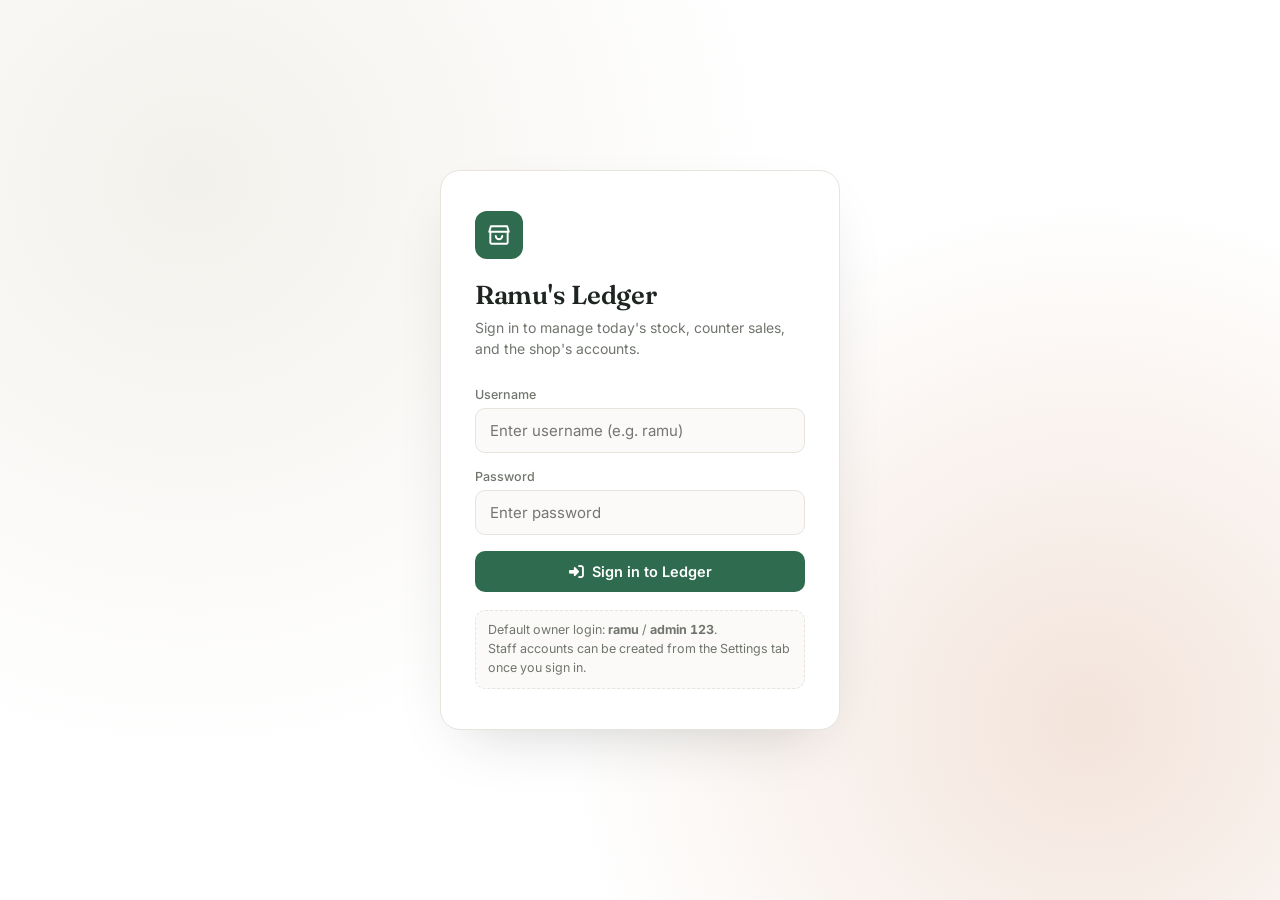
<file: index.html>
<!DOCTYPE html>
<html lang="en">
<head>
  <meta charset="UTF-8">
  <meta name="viewport" content="width=device-width, initial-scale=1, viewport-fit=cover">
  <meta name="mobile-web-app-capable" content="yes">
  <meta name="apple-mobile-web-app-capable" content="yes">
  <meta name="apple-mobile-web-app-status-bar-style" content="default">
  <meta name="apple-mobile-web-app-title" content="Ramu's Ledger">
  <meta name="theme-color" content="#FFFFFF">
  <title>Ramu's Ledger — Shop Manager</title>

  <!-- Google Fonts: Fraunces & Inter -->
  <link rel="preconnect" href="https://fonts.googleapis.com">
  <link rel="preconnect" href="https://fonts.gstatic.com" crossorigin>
  <link href="https://fonts.googleapis.com/css2?family=Fraunces:opsz,wght@9..144,400;9..144,500;9..144,600;9..144,700&family=Inter:wght@400;500;600;700&display=swap" rel="stylesheet">

  <!-- FontAwesome Icons -->
  <link rel="stylesheet" href="https://cdnjs.cloudflare.com/ajax/libs/font-awesome/6.4.0/css/all.min.css">

  <!-- Custom Design System -->
  <style>
:root {
  color-scheme: light;
  --bg: #FFFFFF;
  --surface: #FBFAF8;
  --surface-2: #F3F1EC;
  --ink: #1E2420;
  --muted: #70766E;
  --border: #E6E4DD;
  --green: #2F6B4F;
  --green-deep: #1F4E38;
  --clay: #A8481F;
  --clay-soft: #F3E4DB;
  --danger: #B23A48;
  --danger-soft: #F6E3E4;
  --gold: #B98A1E;
  --gold-soft: #FDF6E3;
  padding-top: env(safe-area-inset-top, 0px);
  padding-bottom: env(safe-area-inset-bottom, 0px);
  box-sizing: border-box;
}

html {
  scroll-padding-top: env(safe-area-inset-top, 0px);
  height: 100%;
}

*, *::before, *::after {
  box-sizing: inherit;
}

body {
  margin: 0;
  min-height: 100%;
  background: var(--bg);
  color: var(--ink);
  font-family: 'Inter', -apple-system, BlinkMacSystemFont, sans-serif;
  font-feature-settings: "tnum" 1;
  font-variant-numeric: tabular-nums;
  -webkit-font-smoothing: antialiased;
}

h1, h2, h3, .display {
  font-family: 'Fraunces', Georgia, serif;
  font-weight: 600;
  letter-spacing: -0.01em;
  color: var(--ink);
  margin: 0;
}

::selection {
  background: var(--clay-soft);
}

button {
  font-family: inherit;
  cursor: pointer;
}

input, select {
  font-family: inherit;
}

/* ---------- Login Screen ---------- */
#loginScreen {
  min-height: 100vh;
  display: flex;
  align-items: center;
  justify-content: center;
  background:
    radial-gradient(circle at 15% 20%, #F3F1EC 0%, transparent 45%),
    radial-gradient(circle at 85% 80%, #F3E4DB 0%, transparent 40%),
    var(--bg);
  padding: 24px;
}

.login-card {
  width: 100%;
  max-width: 400px;
  background: var(--bg);
  border: 1px solid var(--border);
  border-radius: 20px;
  padding: 40px 34px;
  box-shadow: 0 24px 60px -30px rgba(30, 36, 32, 0.25);
}

.login-mark {
  width: 48px;
  height: 48px;
  border-radius: 12px;
  background: var(--green);
  display: flex;
  align-items: center;
  justify-content: center;
  margin-bottom: 20px;
}

.login-mark svg {
  width: 26px;
  height: 26px;
}

.login-card h1 {
  font-size: 26px;
  margin-bottom: 6px;
}

.login-card p.sub {
  color: var(--muted);
  font-size: 14px;
  margin: 0 0 28px;
  line-height: 1.5;
}

.field {
  margin-bottom: 16px;
}

.field label {
  display: block;
  font-size: 12.5px;
  color: var(--muted);
  margin-bottom: 6px;
  font-weight: 500;
}

.field input, .field select {
  width: 100%;
  padding: 12px 14px;
  border-radius: 10px;
  border: 1px solid var(--border);
  background: var(--surface);
  font-size: 15px;
  color: var(--ink);
  outline: none;
  transition: border-color .15s, background .15s;
}

.field input:focus, .field select:focus {
  border-color: var(--green);
  background: var(--bg);
}

.btn {
  display: inline-flex;
  align-items: center;
  justify-content: center;
  gap: 8px;
  border: none;
  border-radius: 10px;
  padding: 12px 18px;
  font-size: 14.5px;
  font-weight: 600;
  transition: transform .1s, opacity .15s, background .15s;
}

.btn:active {
  transform: scale(0.98);
}

.btn-primary {
  background: var(--green);
  color: #fff;
  width: 100%;
}

.btn-primary:hover {
  background: var(--green-deep);
}

.btn-ghost {
  background: transparent;
  color: var(--ink);
  border: 1px solid var(--border);
}

.btn-ghost:hover {
  background: var(--surface);
}

.btn-clay {
  background: var(--clay);
  color: #fff;
}

.btn-clay:hover {
  opacity: .92;
}

.btn-danger {
  background: var(--danger-soft);
  color: var(--danger);
}

.login-hint {
  margin-top: 18px;
  font-size: 12.5px;
  color: var(--muted);
  background: var(--surface);
  border: 1px dashed var(--border);
  border-radius: 10px;
  padding: 10px 12px;
  line-height: 1.5;
}

.login-error {
  color: var(--danger);
  font-size: 13px;
  margin: -6px 0 14px;
  display: none;
}

/* ---------- App Shell ---------- */
#app {
  display: none;
  min-height: 100vh;
}

.shell {
  display: flex;
  min-height: 100vh;
}

.sidebar {
  width: 240px;
  flex-shrink: 0;
  background: var(--surface);
  border-right: 1px solid var(--border);
  padding: 22px 16px;
  display: flex;
  flex-direction: column;
  position: sticky;
  top: 0;
  height: 100vh;
  padding-top: calc(22px + env(safe-area-inset-top, 0px));
}

.brand {
  display: flex;
  align-items: center;
  gap: 10px;
  padding: 0 8px 22px;
}

.brand .mark {
  width: 36px;
  height: 36px;
  border-radius: 10px;
  background: var(--green);
  display: flex;
  align-items: center;
  justify-content: center;
  flex-shrink: 0;
}

.brand .mark svg {
  width: 20px;
  height: 20px;
}

.brand .name {
  font-family: 'Fraunces', serif;
  font-weight: 600;
  font-size: 17px;
  line-height: 1.2;
}

.brand .sub {
  font-size: 11px;
  color: var(--muted);
}

nav.navlist {
  display: flex;
  flex-direction: column;
  gap: 3px;
  flex: 1;
  overflow-y: auto;
}

.navlink {
  display: flex;
  align-items: center;
  gap: 11px;
  padding: 10px 12px;
  border-radius: 9px;
  color: var(--muted);
  font-size: 14px;
  font-weight: 500;
  background: none;
  border: none;
  text-align: left;
  width: 100%;
  transition: all .15s;
}

.navlink svg {
  width: 18px;
  height: 18px;
  flex-shrink: 0;
}

.navlink:hover {
  background: var(--surface-2);
  color: var(--ink);
}

.navlink.active {
  background: var(--ink);
  color: #fff;
}

.sidebar-foot {
  border-top: 1px solid var(--border);
  padding-top: 14px;
  margin-top: 10px;
}

.profile-mini {
  display: flex;
  align-items: center;
  gap: 10px;
  padding: 6px 8px;
  border-radius: 9px;
}

.avatar {
  width: 34px;
  height: 34px;
  border-radius: 50%;
  background: var(--surface-2);
  object-fit: cover;
  border: 1px solid var(--border);
  flex-shrink: 0;
}

.avatar-fallback {
  width: 34px;
  height: 34px;
  border-radius: 50%;
  background: var(--clay);
  color: #fff;
  display: flex;
  align-items: center;
  justify-content: center;
  font-weight: 600;
  font-size: 13px;
  flex-shrink: 0;
}

.profile-mini .who {
  font-size: 13px;
  font-weight: 600;
  line-height: 1.2;
}

.profile-mini .role {
  font-size: 11px;
  color: var(--muted);
}

.logout-btn {
  margin-top: 10px;
  width: 100%;
  font-size: 12.5px;
  padding: 8px;
}

main.content {
  flex: 1;
  min-width: 0;
  padding: 30px 40px 60px;
}

.topline {
  display: flex;
  align-items: baseline;
  justify-content: space-between;
  gap: 16px;
  margin-bottom: 26px;
  flex-wrap: wrap;
}

.topline h1 {
  font-size: 26px;
}

.topline .today {
  color: var(--muted);
  font-size: 13.5px;
}

.page {
  display: none;
}

.page.active {
  display: block;
}

/* Grid & Cards */
.grid {
  display: grid;
  gap: 16px;
}

.grid-4 {
  grid-template-columns: repeat(4, 1fr);
}

.grid-2 {
  grid-template-columns: 1.3fr 1fr;
}

@media (max-width: 980px) {
  .grid-4 {
    grid-template-columns: repeat(2, 1fr);
  }
  .grid-2 {
    grid-template-columns: 1fr;
  }
}

@media (max-width: 680px) {
  .grid-4 {
    grid-template-columns: 1fr;
  }
  .sidebar {
    width: 76px;
  }
  .brand .name, .brand .sub, .navlink span.label, .profile-mini .who, .profile-mini .role, .logout-btn span {
    display: none;
  }
  main.content {
    padding: 20px 16px 60px;
  }
  .navlink {
    justify-content: center;
  }
  .logout-btn {
    font-size: 0;
  }
}

.card {
  background: var(--bg);
  border: 1px solid var(--border);
  border-radius: 14px;
  padding: 20px;
  box-shadow: 0 2px 8px rgba(0, 0, 0, 0.02);
}

.stat {
  background: var(--surface);
  border: 1px solid var(--border);
  border-radius: 14px;
  padding: 18px;
}

.stat .label {
  font-size: 12px;
  color: var(--muted);
  font-weight: 500;
  margin-bottom: 8px;
}

.stat .value {
  font-family: 'Fraunces', serif;
  font-size: 26px;
  font-weight: 600;
}

.stat .delta {
  font-size: 12px;
  margin-top: 6px;
  font-weight: 600;
}

.delta.up {
  color: var(--green);
}

.delta.down {
  color: var(--danger);
}

.section-title {
  font-size: 15px;
  font-weight: 600;
  margin-bottom: 14px;
  display: flex;
  align-items: center;
  justify-content: space-between;
}

.muted {
  color: var(--muted);
}

/* Tables */
table {
  width: 100%;
  border-collapse: collapse;
  font-size: 13.5px;
}

th {
  text-align: left;
  font-size: 11.5px;
  color: var(--muted);
  font-weight: 600;
  padding: 0 10px 10px;
  border-bottom: 1px solid var(--border);
}

td {
  padding: 10px 10px;
  border-bottom: 1px solid var(--border);
  vertical-align: middle;
}

tr:last-child td {
  border-bottom: none;
}

td.num, th.num {
  text-align: right;
}

.item-thumb {
  width: 36px;
  height: 36px;
  border-radius: 8px;
  object-fit: cover;
  background: var(--surface-2);
  border: 1px solid var(--border);
}

.pill {
  display: inline-block;
  padding: 3px 9px;
  border-radius: 100px;
  font-size: 11.5px;
  font-weight: 600;
}

.pill.green {
  background: #E8F0EA;
  color: var(--green-deep);
}

.pill.clay {
  background: var(--clay-soft);
  color: var(--clay);
}

.pill.danger {
  background: var(--danger-soft);
  color: var(--danger);
}

.pill.gold {
  background: var(--gold-soft);
  color: var(--gold);
}

/* Forms */
.form-row {
  display: grid;
  grid-template-columns: 1fr 1fr;
  gap: 14px;
}

@media (max-width: 560px) {
  .form-row {
    grid-template-columns: 1fr;
  }
}

.photo-box {
  width: 100%;
  aspect-ratio: 4/3;
  border-radius: 12px;
  border: 1.5px dashed var(--border);
  background: var(--surface);
  display: flex;
  flex-direction: column;
  align-items: center;
  justify-content: center;
  gap: 8px;
  overflow: hidden;
  position: relative;
  cursor: pointer;
  transition: border-color .2s;
}

.photo-box:hover {
  border-color: var(--green);
}

.photo-box img {
  width: 100%;
  height: 100%;
  object-fit: cover;
  position: absolute;
  inset: 0;
}

.photo-box .hint {
  font-size: 12.5px;
  color: var(--muted);
  text-align: center;
  padding: 0 20px;
}

.photo-box svg {
  width: 28px;
  height: 28px;
  color: var(--muted);
}

.empty {
  text-align: center;
  padding: 45px 20px;
  color: var(--muted);
}

.low-stock-banner {
  display: flex;
  align-items: center;
  gap: 10px;
  background: var(--danger-soft);
  color: var(--danger);
  border-radius: 12px;
  padding: 12px 16px;
  font-size: 13px;
  font-weight: 600;
  margin-bottom: 20px;
}

/* Chat AI Advisor */
.chat-wrap {
  display: flex;
  flex-direction: column;
  height: calc(100vh - 180px);
  min-height: 440px;
}

.chat-log {
  flex: 1;
  overflow-y: auto;
  padding: 8px 2px 16px;
  display: flex;
  flex-direction: column;
  gap: 12px;
}

.msg {
  max-width: 80%;
  padding: 12px 16px;
  border-radius: 14px;
  font-size: 14px;
  line-height: 1.55;
}

.msg.user {
  align-self: flex-end;
  background: var(--ink);
  color: #fff;
  border-bottom-right-radius: 4px;
}

.msg.bot {
  align-self: flex-start;
  background: var(--surface);
  border: 1px solid var(--border);
  border-bottom-left-radius: 4px;
  white-space: pre-wrap;
}

.msg.bot.thinking {
  color: var(--muted);
  font-style: italic;
}

.chat-input-row {
  display: flex;
  gap: 10px;
  border-top: 1px solid var(--border);
  padding-top: 14px;
}

.chat-input-row input {
  flex: 1;
  padding: 12px 14px;
  border-radius: 10px;
  border: 1px solid var(--border);
  background: var(--surface);
  font-size: 14px;
  outline: none;
}

.chat-input-row input:focus {
  border-color: var(--green);
  background: var(--bg);
}

.chat-suggest {
  display: flex;
  gap: 8px;
  flex-wrap: wrap;
  margin-bottom: 12px;
}

.chip-btn {
  font-size: 12.5px;
  padding: 7px 12px;
  border-radius: 100px;
  background: var(--surface);
  border: 1px solid var(--border);
  color: var(--ink);
}

.chip-btn:hover {
  background: var(--surface-2);
}

/* Calculator */
.calc {
  max-width: 320px;
}

.calc-screen {
  background: var(--ink);
  color: #fff;
  border-radius: 12px;
  padding: 18px 16px;
  text-align: right;
  margin-bottom: 12px;
}

.calc-screen .expr {
  font-size: 12.5px;
  color: #9CA79E;
  min-height: 16px;
  word-break: break-all;
}

.calc-screen .val {
  font-family: 'Fraunces', serif;
  font-size: 32px;
  font-weight: 600;
  word-break: break-all;
}

.calc-grid {
  display: grid;
  grid-template-columns: repeat(4, 1fr);
  gap: 8px;
}

.calc-key {
  padding: 16px 0;
  border-radius: 10px;
  border: 1px solid var(--border);
  background: var(--surface);
  font-size: 16px;
  font-weight: 600;
}

.calc-key:hover {
  background: var(--surface-2);
}

.calc-key.op {
  background: var(--clay-soft);
  color: var(--clay);
  border-color: transparent;
}

.calc-key.eq {
  background: var(--green);
  color: #fff;
  border-color: transparent;
}

.calc-key.clear {
  background: var(--danger-soft);
  color: var(--danger);
  border-color: transparent;
}

/* Toast */
.toast {
  position: fixed;
  bottom: calc(22px + env(safe-area-inset-bottom, 0px));
  left: 50%;
  transform: translateX(-50%) translateY(8px);
  background: var(--ink);
  color: #fff;
  padding: 11px 18px;
  border-radius: 10px;
  font-size: 13.5px;
  opacity: 0;
  pointer-events: none;
  transition: opacity .2s, transform .2s;
  z-index: 80;
}

.toast.show {
  opacity: 1;
  transform: translateX(-50%) translateY(0);
}

/* Bar Chart in Reports */
.bar-row {
  display: flex;
  align-items: center;
  gap: 10px;
  margin-bottom: 10px;
}

.bar-row .lbl {
  width: 70px;
  font-size: 12px;
  color: var(--muted);
  flex-shrink: 0;
}

.bar-track {
  flex: 1;
  height: 10px;
  border-radius: 6px;
  background: var(--surface-2);
  overflow: hidden;
}

.bar-fill {
  height: 100%;
  border-radius: 6px;
}

.bar-row .amt {
  width: 82px;
  text-align: right;
  font-size: 12.5px;
  font-weight: 600;
  flex-shrink: 0;
}

/* Staff & Settings */
.staff-row {
  display: flex;
  align-items: center;
  gap: 10px;
  padding: 10px 0;
  border-bottom: 1px solid var(--border);
}

.staff-row:last-child {
  border-bottom: none;
}

.staff-row .who {
  flex: 1;
  font-size: 13.5px;
  font-weight: 600;
}

.staff-row .role {
  font-size: 11.5px;
  color: var(--muted);
}

.icon-btn {
  background: none;
  border: none;
  color: var(--muted);
  padding: 6px;
  border-radius: 7px;
}

.icon-btn:hover {
  background: var(--surface);
  color: var(--danger);
}

/* Print Receipt */
#printArea {
  display: none;
}

@media print {
  body * {
    visibility: hidden;
  }
  #printArea, #printArea * {
    visibility: visible;
  }
  #printArea {
    display: block;
    position: absolute;
    top: 0;
    left: 0;
    width: 100%;
    padding: 20px;
  }
  .receipt h2 {
    font-size: 18px;
    margin-bottom: 2px;
  }
  .receipt .meta {
    font-size: 12px;
    color: #555;
    margin-bottom: 14px;
  }
  .receipt table {
    width: 100%;
    border-collapse: collapse;
    font-size: 13px;
  }
  .receipt th, .receipt td {
    padding: 6px 4px;
    border-bottom: 1px solid #ccc;
    text-align: left;
  }
  .receipt td.num, .receipt th.num {
    text-align: right;
  }
  .receipt .total-row td {
    font-weight: 700;
    border-top: 2px solid #333;
    border-bottom: none;
  }
}

</style>
</head>
<body>

<!-- ============ LOGIN SCREEN ============ -->
<div id="loginScreen">
  <div class="login-card">
    <div class="login-mark">
      <svg viewBox="0 0 24 24" fill="none" stroke="#fff" stroke-width="1.8" stroke-linecap="round" stroke-linejoin="round">
        <path d="M3 9l1.5-5h15L21 9"/><path d="M4 9h16v10a1 1 0 0 1-1 1H5a1 1 0 0 1-1-1V9z"/><path d="M9 13a3 3 0 0 0 6 0"/>
      </svg>
    </div>
    <h1>Ramu's Ledger</h1>
    <p class="sub">Sign in to manage today's stock, counter sales, and the shop's accounts.</p>

    <div class="field">
      <label>Username</label>
      <input id="loginUser" autocomplete="username" placeholder="Enter username (e.g. ramu)">
    </div>

    <div class="field">
      <label>Password</label>
      <input id="loginPass" type="password" autocomplete="current-password" placeholder="Enter password">
    </div>

    <p class="login-error" id="loginError">That username and password don't match.</p>

    <button class="btn btn-primary" id="loginBtn">
      <i class="fas fa-sign-in-alt"></i> Sign in to Ledger
    </button>

    <div class="login-hint">
      Default owner login: <b>ramu</b> / <b>admin 123</b>.<br>
      Staff accounts can be created from the Settings tab once you sign in.
    </div>
  </div>
</div>

<!-- ============ MAIN APP ============ -->
<div id="app">
  <div class="shell">
    <!-- Sidebar -->
    <aside class="sidebar">
      <div class="brand">
        <div class="mark">
          <svg viewBox="0 0 24 24" fill="none" stroke="#fff" stroke-width="1.8" stroke-linecap="round" stroke-linejoin="round">
            <path d="M3 9l1.5-5h15L21 9"/><path d="M4 9h16v10a1 1 0 0 1-1 1H5a1 1 0 0 1-1-1V9z"/><path d="M9 13a3 3 0 0 0 6 0"/>
          </svg>
        </div>
        <div>
          <div class="name">Ramu's Ledger</div>
          <div class="sub">Kirana Shop Manager</div>
        </div>
      </div>

      <nav class="navlist" id="navlist">
        <button class="navlink active" data-page="dashboard">
          <svg viewBox="0 0 24 24" fill="none" stroke="currentColor" stroke-width="1.8">
            <rect x="3" y="3" width="7" height="9" rx="1.5"/><rect x="14" y="3" width="7" height="5" rx="1.5"/>
            <rect x="14" y="12" width="7" height="9" rx="1.5"/><rect x="3" y="16" width="7" height="5" rx="1.5"/>
          </svg>
          <span class="label">Dashboard</span>
        </button>

        <button class="navlink" data-page="addItem">
          <svg viewBox="0 0 24 24" fill="none" stroke="currentColor" stroke-width="1.8" stroke-linecap="round">
            <path d="M4 7l1-3h14l1 3"/><rect x="3" y="7" width="18" height="13" rx="2"/><circle cx="12" cy="13.5" r="3.2"/>
          </svg>
          <span class="label">Add Stock Item</span>
        </button>

        <button class="navlink" data-page="inventory">
          <svg viewBox="0 0 24 24" fill="none" stroke="currentColor" stroke-width="1.8" stroke-linecap="round">
            <path d="M20 7l-8-4-8 4 8 4 8-4z"/><path d="M4 7v10l8 4 8-4V7"/><path d="M12 11v10"/>
          </svg>
          <span class="label">Inventory</span>
        </button>

        <button class="navlink" data-page="history">
          <svg viewBox="0 0 24 24" fill="none" stroke="currentColor" stroke-width="1.8" stroke-linecap="round">
            <path d="M3 12a9 9 0 1 0 3-6.7"/><path d="M3 4v5h5"/><path d="M12 7v5l4 2"/>
          </svg>
          <span class="label">Entry History</span>
        </button>

        <button class="navlink" data-page="sales">
          <svg viewBox="0 0 24 24" fill="none" stroke="currentColor" stroke-width="1.8" stroke-linecap="round">
            <path d="M3 3v18h18"/><path d="M18 17V9M13 17V5M8 17v-4"/>
          </svg>
          <span class="label">Counter Sales</span>
        </button>

        <button class="navlink" data-page="reports">
          <svg viewBox="0 0 24 24" fill="none" stroke="currentColor" stroke-width="1.8" stroke-linecap="round">
            <path d="M4 19h16"/><path d="M7 19V9M12 19V5M17 19v-7"/>
          </svg>
          <span class="label">Monthly Reports</span>
        </button>

        <button class="navlink" data-page="advisor">
          <svg viewBox="0 0 24 24" fill="none" stroke="currentColor" stroke-width="1.8" stroke-linecap="round" stroke-linejoin="round">
            <path d="M21 15a2 2 0 0 1-2 2H7l-4 4V5a2 2 0 0 1 2-2h14a2 2 0 0 1 2 2z"/>
          </svg>
          <span class="label">AI Advisor</span>
        </button>

        <button class="navlink" data-page="calculator">
          <svg viewBox="0 0 24 24" fill="none" stroke="currentColor" stroke-width="1.8" stroke-linecap="round" stroke-linejoin="round">
            <rect x="4" y="2" width="16" height="20" rx="2"/>
            <path d="M8 6h8M8 10h.01M12 10h.01M16 10h.01M8 14h.01M12 14h.01M16 14h.01M8 18h.01M12 18h.01M16 18h.01"/>
          </svg>
          <span class="label">Calculator</span>
        </button>

        <button class="navlink" data-page="settings">
          <svg viewBox="0 0 24 24" fill="none" stroke="currentColor" stroke-width="1.8" stroke-linecap="round" stroke-linejoin="round">
            <circle cx="12" cy="12" r="3"/><path d="M19.4 15a1.65 1.65 0 0 0 .33 1.82l.06.06a2 2 0 1 1-2.83 2.83l-.06-.06a1.65 1.65 0 0 0-1.82-.33 1.65 1.65 0 0 0-1 1.51V21a2 2 0 0 1-4 0v-.09A1.65 1.65 0 0 0 9 19.4a1.65 1.65 0 0 0-1.82.33l-.06.06a2 2 0 1 1-2.83-2.83l.06-.06A1.65 1.65 0 0 0 4.6 15a1.65 1.65 0 0 0-1.51-1H3a2 2 0 0 1 0-4h.09A1.65 1.65 0 0 0 4.6 9a1.65 1.65 0 0 0-.33-1.82l-.06-.06a2 2 0 1 1 2.83-2.83l.06.06A1.65 1.65 0 0 0 9 4.6a1.65 1.65 0 0 0 1-1.51V3a2 2 0 0 1 4 0v.09a1.65 1.65 0 0 0 1 1.51 1.65 1.65 0 0 0 1.82-.33l.06-.06a2 2 0 1 1 2.83 2.83l-.06.06A1.65 1.65 0 0 0 19.4 9a1.65 1.65 0 0 0 1.51 1H21a2 2 0 0 1 0 4h-.09a1.65 1.65 0 0 0-1.51 1z"/>
          </svg>
          <span class="label">Settings</span>
        </button>
      </nav>

      <div class="sidebar-foot">
        <div class="profile-mini">
          <div id="sideAvatarFallback" class="avatar-fallback">R</div>
          <div>
            <div class="who" id="sideUsername">ramu</div>
            <div class="role">Shop Owner</div>
          </div>
        </div>
        <button class="btn btn-ghost logout-btn" id="logoutBtn">
          <i class="fas fa-sign-out-alt"></i> <span>Sign out</span>
        </button>
      </div>
    </aside>

    <!-- Main Content Area -->
    <main class="content">

      <!-- PAGE: DASHBOARD -->
      <section class="page active" id="page-dashboard">
        <div class="topline">
          <h1>Today at the Shop</h1>
          <div class="today" id="todayLabel"></div>
        </div>

        <div id="lowStockBanner" style="display:none;" class="low-stock-banner">
          <svg width="18" height="18" viewBox="0 0 24 24" fill="none" stroke="currentColor" stroke-width="2">
            <path d="M10.29 3.86L1.82 18a2 2 0 0 0 1.71 3h16.94a2 2 0 0 0 1.71-3L13.71 3.86a2 2 0 0 0-3.42 0z"/><path d="M12 9v4M12 17h.01"/>
          </svg>
          <span id="lowStockText"></span>
        </div>

        <div class="grid grid-4" style="margin-bottom:22px;">
          <div class="stat">
            <div class="label">Item Types Stocked</div>
            <div class="value" id="statTypes">0</div>
          </div>
          <div class="stat">
            <div class="label">Total Stock Units</div>
            <div class="value" id="statUnits">0</div>
          </div>
          <div class="stat">
            <div class="label">Stock Valuation (Cost)</div>
            <div class="value" id="statCost">₹0</div>
          </div>
          <div class="stat">
            <div class="label">This Month's Profit/Loss</div>
            <div class="value" id="statProfit">₹0</div>
            <div class="delta" id="statProfitDelta"></div>
          </div>
        </div>

        <div class="grid grid-2">
          <div class="card">
            <div class="section-title">
              <span>Recently Added Items</span>
              <button class="btn btn-ghost" style="padding:6px 12px;font-size:12px;" data-page="history">View History</button>
            </div>
            <div id="dashRecent"></div>
          </div>

          <div class="card">
            <div class="section-title">
              <span>Top Stock by Capital Value</span>
              <button class="btn btn-ghost" style="padding:6px 12px;font-size:12px;" data-page="inventory">All Stock</button>
            </div>
            <div id="dashTop"></div>
          </div>
        </div>
      </section>

      <!-- PAGE: ADD ITEM -->
      <section class="page" id="page-addItem">
        <div class="topline">
          <h1>Add Stock Item</h1>
          <div class="today">Capture photo, name it, enter price — inventory merges automatically.</div>
        </div>

        <div class="grid grid-2">
          <div class="card">
            <label class="photo-box" id="photoBox">
              <img id="photoPreview" style="display:none;" alt="Preview">
              <svg id="photoIcon" viewBox="0 0 24 24" fill="none" stroke="currentColor" stroke-width="1.6" stroke-linecap="round" stroke-linejoin="round">
                <path d="M4 7l1-3h14l1 3"/><rect x="3" y="7" width="18" height="13" rx="2"/><circle cx="12" cy="13.5" r="3.2"/>
              </svg>
              <div class="hint" id="photoHint">Tap to take photo or choose item image (optional)</div>
              <input type="file" accept="image/*" capture="environment" id="photoInput" style="display:none;">
            </label>
            <div style="margin-top:10px; text-align:center;">
              <button class="btn btn-ghost" id="clearPhotoBtn" style="display:none;font-size:12.5px;padding:6px 12px;">Remove Photo</button>
            </div>
          </div>

          <div class="card">
            <div class="field">
              <label>Item Name</label>
              <input id="itemName" placeholder="e.g. Toor Dal, Amul Butter, Red Onions">
            </div>

            <div class="form-row">
              <div class="field">
                <label>Quantity</label>
                <input id="itemQty" type="number" min="0" step="any" placeholder="e.g. 10">
              </div>
              <div class="field">
                <label>Cost Price Per Unit (₹)</label>
                <input id="itemPrice" type="number" min="0" step="any" placeholder="e.g. 140">
              </div>
            </div>

            <div class="form-row">
              <div class="field">
                <label>Category</label>
                <select id="itemCategory" class="field-select">
                  <option>Groceries</option>
                  <option>Dairy</option>
                  <option>Vegetables &amp; Fruits</option>
                  <option>Snacks</option>
                  <option>Beverages</option>
                  <option>Household</option>
                  <option>Other</option>
                </select>
              </div>
              <div class="field">
                <label>Low Stock Alert Below (Units)</label>
                <input id="itemThreshold" type="number" min="0" step="any" placeholder="Default: 5">
              </div>
            </div>

            <div class="field">
              <label>Total Entry Cost</label>
              <div style="padding:12px 14px; border-radius:10px; background:var(--surface); border:1px solid var(--border); font-family:'Fraunces',serif; font-size:22px; font-weight:600;" id="itemTotalPreview">₹0.00</div>
            </div>

            <p class="muted" style="font-size:12.5px; margin:-4px 0 16px;" id="matchHint"></p>

            <button class="btn btn-primary" id="saveItemBtn">
              <i class="fas fa-check-circle"></i> Save to Ledger
            </button>
            <p id="saveMsg" style="font-size:12.5px; color:var(--green); margin-top:10px; display:none;">Saved and merged into inventory successfully!</p>
          </div>
        </div>
      </section>

      <!-- PAGE: INVENTORY -->
      <section class="page" id="page-inventory">
        <div class="topline">
          <h1>Stock Inventory</h1>
          <div class="today">All active goods, auto-merged and tracked with live stock health.</div>
        </div>
        <div class="card">
          <div id="inventoryTable"></div>
        </div>
      </section>

      <!-- PAGE: HISTORY -->
      <section class="page" id="page-history">
        <div class="topline">
          <h1>Entry History</h1>
          <div class="today">Chronological log of every item purchase with timestamps and bill receipt print.</div>
          <button class="btn btn-ghost" id="printTodayBtn" style="font-size:12.5px;padding:8px 14px;">
            <i class="fas fa-print"></i> Print Today's Stock Bill
          </button>
        </div>
        <div class="card">
          <div id="historyTable"></div>
        </div>
      </section>

      <!-- PAGE: SALES -->
      <section class="page" id="page-sales">
        <div class="topline">
          <h1>Counter Sales</h1>
          <div class="today">Log daily cash &amp; UPI collections to calculate profit and loss accurately.</div>
        </div>

        <div class="grid grid-2">
          <div class="card">
            <div class="section-title">Log Today's Sale</div>
            <div class="field">
              <label>Amount Received (₹)</label>
              <input id="saleAmount" type="number" min="0" step="any" placeholder="e.g. 4500">
            </div>
            <div class="field">
              <label>Note / Payment Description (Optional)</label>
              <input id="saleNote" placeholder="e.g. Counter evening cash & UPI">
            </div>
            <button class="btn btn-clay" id="saveSaleBtn">
              <i class="fas fa-cash-register"></i> Record Counter Sale
            </button>
            <p id="saleMsg" style="font-size:12.5px; color:var(--green); margin-top:10px; display:none;">Sale recorded in ledger.</p>
          </div>

          <div class="card">
            <div class="section-title">
              <span>Sales Log</span>
              <div style="display:flex;gap:6px;">
                <button class="btn btn-primary" id="salesTabDaily" style="padding:6px 12px;font-size:12px;">Daily</button>
                <button class="btn btn-ghost" id="salesTabMonthly" style="padding:6px 12px;font-size:12px;">Monthly</button>
              </div>
            </div>
            <div id="salesTable"></div>
          </div>
        </div>
      </section>

      <!-- PAGE: REPORTS -->
      <section class="page" id="page-reports">
        <div class="topline">
          <h1>Monthly Performance Reports</h1>
          <div class="today">Compare your stock spending against sales revenue month by month.</div>
        </div>

        <div class="grid grid-2">
          <div class="card">
            <div class="section-title">Stock Purchasing Cost by Month</div>
            <div id="reportExpenses"></div>
          </div>
          <div class="card">
            <div class="section-title">Sales Revenue by Month</div>
            <div id="reportSales"></div>
          </div>
        </div>

        <div class="grid grid-2" style="margin-top:16px;">
          <div class="card">
            <div class="section-title">Net Profit / Loss Trend</div>
            <div id="reportPL"></div>
          </div>
          <div class="card">
            <div class="section-title">Spend by Product Category</div>
            <div id="reportCategory"></div>
          </div>
        </div>
      </section>

      <!-- PAGE: AI ADVISOR -->
      <section class="page" id="page-advisor">
        <div class="topline">
          <h1>Kirana Business AI Advisor</h1>
          <div class="today">Real-time financial &amp; reordering advice grounded directly in your shop data.</div>
        </div>

        <div class="card chat-wrap">
          <div class="chat-suggest" id="chatSuggest"></div>
          <div class="chat-log" id="chatLog"></div>
          <div class="chat-input-row">
            <input id="chatInput" placeholder="Ask e.g. 'How can I reduce losses?' or 'Which items to reorder?'">
            <button class="btn btn-primary" id="chatSendBtn" style="padding:12px 20px;">
              <i class="fas fa-paper-plane"></i> Ask
            </button>
          </div>
        </div>
      </section>

      <!-- PAGE: CALCULATOR -->
      <section class="page" id="page-calculator">
        <div class="topline">
          <h1>Shop Counter Calculator</h1>
          <div class="today">Instant counter arithmetic, customer change calculation, and bulk estimates.</div>
        </div>

        <div class="calc">
          <div class="calc-screen">
            <div class="expr" id="calcExpr">&nbsp;</div>
            <div class="val" id="calcVal">0</div>
          </div>
          <div class="calc-grid" id="calcGrid"></div>
        </div>
      </section>

      <!-- PAGE: SETTINGS -->
      <section class="page" id="page-settings">
        <div class="topline">
          <h1>Shop Settings &amp; Accounts</h1>
          <div class="today">Change sign-in password and configure staff worker logins.</div>
        </div>

        <div class="grid grid-2">
          <div class="card">
            <div class="section-title">Change Password &amp; Username</div>
            <div class="field">
              <label>Current Password</label>
              <input id="curPass" type="password" placeholder="Enter current password">
            </div>
            <div class="field">
              <label>New Username (Optional)</label>
              <input id="newUser" placeholder="Leave blank to keep current">
            </div>
            <div class="field">
              <label>New Password (Optional)</label>
              <input id="newPass" type="password" placeholder="Leave blank to keep current">
            </div>
            <button class="btn btn-primary" id="saveSettingsBtn">
              <i class="fas fa-save"></i> Save Credentials
            </button>
            <p id="settingsMsg" style="font-size:12.5px; margin-top:10px; display:none;"></p>
          </div>

          <div class="card" id="staffCard">
            <div class="section-title">Staff Worker Accounts</div>
            <p class="muted" style="font-size:12.5px; margin-top:0;">Staff accounts can log sales and add stock, but cannot delete records or manage other staff.</p>
            <div id="staffList"></div>
            <div class="form-row" style="margin-top:14px;">
              <div class="field">
                <label>Staff Username</label>
                <input id="staffUser" placeholder="e.g. suresh">
              </div>
              <div class="field">
                <label>Password</label>
                <input id="staffPass" placeholder="Set a password">
              </div>
            </div>
            <button class="btn btn-clay" id="addStaffBtn">
              <i class="fas fa-user-plus"></i> Add Staff Account
            </button>
            <p id="staffMsg" style="font-size:12.5px; margin-top:10px; display:none;"></p>
          </div>
        </div>
      </section>

    </main>
  </div>
</div>

<!-- Toast notification banner -->
<div class="toast" id="toast"></div>

<!-- Print Receipt Hidden Area -->
<div id="printArea">
  <div class="receipt" id="receiptContent"></div>
</div>

<!-- Scripts -->
<script>
/**
 * Ramu's Ledger — Shop Manager API Client
 * Connects directly to FastAPI backend with automatic graceful offline localStorage fallback!
 */

const API_BASE = '';
const IS_OFFLINE_STATIC = window.location.protocol === 'file:';

const API = {
  // ----------------- Auth -----------------
  async login(username, password) {
    if (!IS_OFFLINE_STATIC) {
      try {
        const res = await fetch(`${API_BASE}/api/auth/login`, {
          method: 'POST',
          headers: { 'Content-Type': 'application/json' },
          body: JSON.stringify({ username, password })
        });
        if (res.ok) return await res.json();
        const err = await res.json();
        throw new Error(err.detail || 'Login failed');
      } catch (e) {
        if (!e.message.includes('Invalid username')) {
          console.warn('Backend unavailable, trying local fallback:', e);
        } else {
          throw e;
        }
      }
    }

    // Local fallback
    const accounts = JSON.parse(localStorage.getItem('ramu_accounts') || '[{"username":"ramu","password":"admin 123","role":"owner"}]');
    const match = accounts.find(a => a.username === username && a.password === password);
    if (match) return { authenticated: true, username: match.username, role: match.role };
    throw new Error('Invalid username or password');
  },

  async listStaff() {
    try {
      const res = await fetch(`${API_BASE}/api/staff`);
      if (res.ok) return await res.json();
    } catch (e) {}

    return JSON.parse(localStorage.getItem('ramu_accounts') || '[{"id":1,"username":"ramu","role":"owner"}]');
  },

  async addStaff(username, password, role = 'staff') {
    try {
      const res = await fetch(`${API_BASE}/api/staff`, {
        method: 'POST',
        headers: { 'Content-Type': 'application/json' },
        body: JSON.stringify({ username, password, role })
      });
      if (res.ok) return await res.json();
      const err = await res.json();
      throw new Error(err.detail || 'Could not add staff');
    } catch (e) {
      if (e.message.includes('exists')) throw e;
    }

    const accounts = JSON.parse(localStorage.getItem('ramu_accounts') || '[{"username":"ramu","password":"admin 123","role":"owner"}]');
    if (accounts.some(a => a.username === username)) throw new Error('Username already exists');
    accounts.push({ id: Date.now(), username, password, role });
    localStorage.setItem('ramu_accounts', JSON.stringify(accounts));
    return { message: 'Staff added', username, role };
  },

  async deleteStaff(id) {
    try {
      const res = await fetch(`${API_BASE}/api/staff/${id}`, { method: 'DELETE' });
      if (res.ok) return await res.json();
    } catch (e) {}

    let accounts = JSON.parse(localStorage.getItem('ramu_accounts') || '[]');
    accounts = accounts.filter(a => a.id !== id);
    localStorage.setItem('ramu_accounts', JSON.stringify(accounts));
    return { message: 'Staff removed' };
  },

  async changeCredentials(curPass, newU, newP, curU = 'ramu') {
    try {
      const res = await fetch(`${API_BASE}/api/auth/change-credentials`, {
        method: 'POST',
        headers: { 'Content-Type': 'application/json', 'x-username': curU },
        body: JSON.stringify({ current_password: curPass, new_username: newU, new_password: newP })
      });
      if (res.ok) return await res.json();
      const err = await res.json();
      throw new Error(err.detail || 'Failed to update credentials');
    } catch (e) {
      if (e.message.includes('incorrect') || e.message.includes('use')) throw e;
    }

    return { message: 'Credentials updated', username: newU || curU };
  },

  // ----------------- Dashboard & Stats -----------------
  async getDashboardStats() {
    try {
      const res = await fetch(`${API_BASE}/api/dashboard/stats`);
      if (res.ok) return await res.json();
    } catch (e) {}

    // Fallback: compute from localStorage
    const entries = JSON.parse(localStorage.getItem('ramu_entries') || '[]');
    const sales = JSON.parse(localStorage.getItem('ramu_sales') || '[]');

    const totalTypes = new Set(entries.map(e => (e.name||'').trim().toLowerCase())).size;
    const totalUnits = entries.reduce((s, e) => s + (Number(e.qty) || 0), 0);
    const totalCost = entries.reduce((s, e) => s + (Number(e.total) || 0), 0);

    const nowMonth = new Date().toISOString().slice(0, 7);
    const mExp = entries.filter(e => (e.ts||'').startsWith(nowMonth)).reduce((s, e) => s + (Number(e.total) || 0), 0);
    const mSal = sales.filter(s => (s.ts||'').startsWith(nowMonth)).reduce((s, x) => s + (Number(x.amount) || 0), 0);

    return {
      stat_types: totalTypes,
      stat_units: totalUnits,
      stat_cost: totalCost,
      stat_profit: mSal - mExp,
      current_month_sales: mSal,
      current_month_expenses: mExp,
      low_stock: [],
      recent_entries: entries.slice(0, 6),
      top_items: []
    };
  },

  // ----------------- Inventory & Stock -----------------
  async getInventory(category = '', search = '') {
    try {
      const params = new URLSearchParams();
      if (category && category !== 'All') params.append('category', category);
      if (search) params.append('search', search);

      const res = await fetch(`${API_BASE}/api/inventory?${params.toString()}`);
      if (res.ok) return await res.json();
    } catch (e) {}

    // Local fallback
    const entries = JSON.parse(localStorage.getItem('ramu_entries') || '[]');
    const map = new Map();
    entries.forEach(en => {
      const k = (en.name||'').trim().toLowerCase();
      if (!k) return;
      if (!map.has(k)) {
        map.set(k, {
          id: en.id || Date.now(),
          name: en.name.trim(),
          category: en.category || 'Groceries',
          qty: 0,
          total_cost: 0,
          last_price: en.price || 0,
          low_stock_threshold: en.threshold || 5,
          entry_count: 0,
          last_updated: en.ts
        });
      }
      const item = map.get(k);
      item.qty += Number(en.qty) || 0;
      item.total_cost += Number(en.total) || 0;
      item.entry_count += 1;
      item.last_price = en.price || item.last_price;
    });

    let list = Array.from(map.values());
    if (category && category !== 'All') list = list.filter(i => i.category === category);
    if (search) {
      const q = search.toLowerCase();
      list = list.filter(i => i.name.toLowerCase().includes(q));
    }
    list.forEach(i => i.low_stock = i.qty <= (i.low_stock_threshold || 5));
    return list.sort((a, b) => b.total_cost - a.total_cost);
  },

  async addStockEntry(formData) {
    try {
      const res = await fetch(`${API_BASE}/api/entries`, {
        method: 'POST',
        body: formData
      });
      if (res.ok) return await res.json();
    } catch (e) {}

    // Fallback: save to localStorage
    const name = formData.get('name');
    const qty = parseFloat(formData.get('qty')) || 0;
    const price = parseFloat(formData.get('price')) || 0;
    const category = formData.get('category') || 'Groceries';
    const threshold = parseFloat(formData.get('threshold')) || 5;
    const total = qty * price;
    const now = new Date();

    const newEntry = {
      id: Date.now(),
      name, qty, price, total, category, threshold,
      date_label: now.toLocaleDateString('en-IN', { day: '2-digit', month: 'short', year: 'numeric' }),
      day_label: now.toLocaleDateString('en-IN', { weekday: 'long' }),
      time_label: now.toLocaleTimeString('en-IN', { hour: '2-digit', minute: '2-digit' }),
      month_key: now.toISOString().slice(0, 7),
      ts: now.toISOString(),
      added_by: 'ramu'
    };

    const entries = JSON.parse(localStorage.getItem('ramu_entries') || '[]');
    entries.unshift(newEntry);
    localStorage.setItem('ramu_entries', JSON.stringify(entries));

    return { message: 'Saved to local storage', entry_id: newEntry.id, name };
  },

  async getEntries() {
    try {
      const res = await fetch(`${API_BASE}/api/entries`);
      if (res.ok) return await res.json();
    } catch (e) {}

    return JSON.parse(localStorage.getItem('ramu_entries') || '[]');
  },

  async deleteEntry(id) {
    try {
      const res = await fetch(`${API_BASE}/api/entries/${id}`, { method: 'DELETE' });
      if (res.ok) return await res.json();
    } catch (e) {}

    let entries = JSON.parse(localStorage.getItem('ramu_entries') || '[]');
    entries = entries.filter(e => e.id !== id);
    localStorage.setItem('ramu_entries', JSON.stringify(entries));
    return { message: 'Entry removed' };
  },

  // ----------------- Sales -----------------
  async logSale(amount, note, payment_mode = 'Cash', logged_by = 'ramu') {
    try {
      const res = await fetch(`${API_BASE}/api/sales`, {
        method: 'POST',
        headers: { 'Content-Type': 'application/json', 'x-username': logged_by },
        body: JSON.stringify({ amount: parseFloat(amount), note, payment_mode })
      });
      if (res.ok) return await res.json();
    } catch (e) {}

    const now = new Date();
    const newSale = {
      id: Date.now(),
      amount: parseFloat(amount),
      note,
      payment_mode,
      logged_by,
      date_label: now.toLocaleDateString('en-IN', { day: '2-digit', month: 'short', year: 'numeric' }),
      day_label: now.toLocaleDateString('en-IN', { weekday: 'long' }),
      time_label: now.toLocaleTimeString('en-IN', { hour: '2-digit', minute: '2-digit' }),
      month_key: now.toISOString().slice(0, 7),
      ts: now.toISOString()
    };

    const sales = JSON.parse(localStorage.getItem('ramu_sales') || '[]');
    sales.unshift(newSale);
    localStorage.setItem('ramu_sales', JSON.stringify(sales));
    return { message: 'Sale logged locally', id: newSale.id };
  },

  async getSales(view = 'daily') {
    try {
      const res = await fetch(`${API_BASE}/api/sales?view=${view}`);
      if (res.ok) return await res.json();
    } catch (e) {}

    const sales = JSON.parse(localStorage.getItem('ramu_sales') || '[]');
    if (view === 'daily') {
      const map = new Map();
      sales.forEach(s => {
        const k = (s.ts || '').slice(0, 10);
        if (!map.has(k)) map.set(k, { date_label: s.date_label || k, day_key: k, count: 0, amount: 0 });
        const row = map.get(k);
        row.count += 1;
        row.amount += Number(s.amount) || 0;
      });
      return Array.from(map.values()).sort((a, b) => b.day_key.localeCompare(a.day_key));
    } else {
      const map = new Map();
      sales.forEach(s => {
        const k = s.month_key || (s.ts || '').slice(0, 7);
        if (!map.has(k)) map.set(k, { month_key: k, count: 0, amount: 0 });
        const row = map.get(k);
        row.count += 1;
        row.amount += Number(s.amount) || 0;
      });
      return Array.from(map.values()).sort((a, b) => b.month_key.localeCompare(a.month_key));
    }
  },

  // ----------------- Reports -----------------
  async getReports() {
    try {
      const res = await fetch(`${API_BASE}/api/reports`);
      if (res.ok) return await res.json();
    } catch (e) {}

    return { monthly_summary: [], category_spend: [] };
  },

  // ----------------- AI Advisor -----------------
  async askAdvisor(message) {
    try {
      const res = await fetch(`${API_BASE}/api/advisor/chat`, {
        method: 'POST',
        headers: { 'Content-Type': 'application/json' },
        body: JSON.stringify({ message })
      });
      if (res.ok) return await res.json();
    } catch (e) {}

    // Smart client-side fallback advisor
    const q = message.toLowerCase();
    if (q.includes('loss') || q.includes('profit')) {
      return { reply: "📊 Profit/Loss Advice: Regularly review high-ticket items like cooking oil and specialty grains. Negotiate 3-5% cash settlement discounts with wholesalers and track daily evening counter cash accurately." };
    }
    if (q.includes('stock') || q.includes('buy') || q.includes('more')) {
      return { reply: "📦 Reorder Priority: Fast-turning essentials like milk, atta, salt, and tea drive walk-in footfall. Always maintain at least a 3-day buffer on these core items." };
    }
    return { reply: "🏪 Kirana Business Insight: Keep perishable items to a 2-day turn to avoid damage, bundle slow-moving snacks near the counter checkout, and ensure counter sales are logged every evening." };
  },

  // ----------------- Settings -----------------
  async getSettings() {
    try {
      const res = await fetch(`${API_BASE}/api/settings`);
      if (res.ok) return await res.json();
    } catch (e) {}

    return JSON.parse(localStorage.getItem('ramu_settings') || '{"shop_name":"Ramu\'s Ledger","low_stock_threshold":"5"}');
  },

  async updateSettings(data) {
    try {
      const res = await fetch(`${API_BASE}/api/settings`, {
        method: 'PUT',
        headers: { 'Content-Type': 'application/json' },
        body: JSON.stringify(data)
      });
      if (res.ok) return await res.json();
    } catch (e) {}

    const cur = JSON.parse(localStorage.getItem('ramu_settings') || '{}');
    const updated = { ...cur, ...data };
    localStorage.setItem('ramu_settings', JSON.stringify(updated));
    return { message: 'Settings saved locally' };
  }
};

window.API = API;


/**
 * Ramu's Ledger — Shop Manager Main Application Logic
 */

let currentAccount = null;
let currentSalesView = 'daily';
let pendingPhotoFile = null;

const fmtMoney = n => "₹" + (Number(n) || 0).toLocaleString('en-IN', { minimumFractionDigits: 2, maximumFractionDigits: 2 });
const fmtMoney0 = n => "₹" + Math.round(Number(n) || 0).toLocaleString('en-IN');

function $(sel, root = document) { return root.querySelector(sel); }
function $$(sel, root = document) { return Array.from(root.querySelectorAll(sel)); }

function toast(msg) {
  const t = $('#toast');
  if (!t) return;
  t.textContent = msg;
  t.classList.add('show');
  clearTimeout(toast._t);
  toast._t = setTimeout(() => t.classList.remove('show'), 2400);
}

function escapeHtml(s) {
  return (s || '').replace(/[&<>"']/g, c => ({ '&': '&amp;', '<': '&lt;', '>': '&gt;', '"': '&quot;', "'": '&#39;' }[c]));
}

function todayParts(d = new Date()) {
  return {
    day: d.toLocaleDateString('en-IN', { weekday: 'long' }),
    date: d.toLocaleDateString('en-IN', { day: '2-digit', month: 'short', year: 'numeric' }),
    time: d.toLocaleTimeString('en-IN', { hour: '2-digit', minute: '2-digit' })
  };
}

// ----------------- App Lifecycle -----------------
document.addEventListener('DOMContentLoaded', async () => {
  initLogin();
  initNavigation();
  initAddItem();
  initSales();
  initCalculator();
  initChatAdvisor();
  initSettings();

  const savedSession = sessionStorage.getItem('ramuLedgerSession');
  if (savedSession) {
    try {
      currentAccount = JSON.parse(savedSession);
      enterApp();
    } catch (e) {
      sessionStorage.removeItem('ramuLedgerSession');
    }
  }
});

// ----------------- Login & Session -----------------
function initLogin() {
  const loginBtn = $('#loginBtn');
  const userIn = $('#loginUser');
  const passIn = $('#loginPass');

  if (loginBtn) {
    loginBtn.addEventListener('click', handleLogin);
    userIn.addEventListener('keydown', e => { if (e.key === 'Enter') handleLogin(); });
    passIn.addEventListener('keydown', e => { if (e.key === 'Enter') handleLogin(); });
  }

  const logoutBtn = $('#logoutBtn');
  if (logoutBtn) {
    logoutBtn.addEventListener('click', () => {
      sessionStorage.removeItem('ramuLedgerSession');
      currentAccount = null;
      $('#app').style.display = 'none';
      $('#loginScreen').style.display = 'flex';
      $('#loginUser').value = '';
      $('#loginPass').value = '';
      toast('Signed out from shop ledger');
    });
  }
}

async function handleLogin() {
  const u = $('#loginUser').value.trim();
  const p = $('#loginPass').value;
  const errEl = $('#loginError');

  if (!u || !p) {
    errEl.textContent = 'Please enter both username and password';
    errEl.style.display = 'block';
    return;
  }

  try {
    const res = await API.login(u, p);
    currentAccount = { username: res.username, role: res.role };
    sessionStorage.setItem('ramuLedgerSession', JSON.stringify(currentAccount));
    errEl.style.display = 'none';
    enterApp();
  } catch (err) {
    errEl.textContent = err.message || 'Invalid username or password';
    errEl.style.display = 'block';
  }
}

function enterApp() {
  $('#loginScreen').style.display = 'none';
  $('#app').style.display = 'block';

  // Populate user profile info in sidebar
  const uname = currentAccount ? currentAccount.username : 'ramu';
  const role = currentAccount ? currentAccount.role : 'owner';
  $('#sideUsername').textContent = uname + (role === 'staff' ? ' (staff)' : '');
  $('#sideAvatarFallback').textContent = uname.charAt(0).toUpperCase();

  // Role permissions: Hide staff management card from staff members
  const staffCard = $('#staffCard');
  if (staffCard) {
    staffCard.style.display = (role === 'owner') ? 'block' : 'none';
  }

  const t = todayParts();
  $('#todayLabel').textContent = `${t.day}, ${t.date}`;

  loadDashboard();
  loadStaffList();
}

// ----------------- Navigation -----------------
function initNavigation() {
  $$('.navlink').forEach(btn => {
    btn.addEventListener('click', () => goPage(btn.dataset.page));
  });

  $$('[data-page]').forEach(el => {
    if (!el.classList.contains('navlink')) {
      el.addEventListener('click', () => goPage(el.dataset.page));
    }
  });
}

function goPage(pageId) {
  $$('.page').forEach(p => p.classList.remove('active'));
  $$('.navlink').forEach(b => b.classList.remove('active'));

  const page = $(`#page-${pageId}`);
  if (page) page.classList.add('active');

  const navlink = $(`.navlink[data-page="${pageId}"]`);
  if (navlink) navlink.classList.add('active');

  if (pageId === 'dashboard') loadDashboard();
  if (pageId === 'inventory') loadInventory();
  if (pageId === 'history') loadHistory();
  if (pageId === 'sales') loadSales();
  if (pageId === 'reports') loadReports();
}

// ----------------- Dashboard -----------------
async function loadDashboard() {
  try {
    const data = await API.getDashboardStats();

    $('#statTypes').textContent = data.stat_types || 0;
    $('#statUnits').textContent = (data.stat_units || 0).toLocaleString('en-IN');
    $('#statCost').textContent = fmtMoney0(data.stat_cost || 0);

    const pl = data.stat_profit || 0;
    $('#statProfit').textContent = (pl < 0 ? '-' : '+') + fmtMoney0(Math.abs(pl));

    const delta = $('#statProfitDelta');
    if (data.current_month_sales === 0 && data.current_month_expenses === 0) {
      delta.textContent = 'No transactions yet this month';
      delta.className = 'delta';
    } else if (pl >= 0) {
      delta.textContent = 'Profit surplus this month';
      delta.className = 'delta up';
    } else {
      delta.textContent = 'Net deficit this month';
      delta.className = 'delta down';
    }

    // Low stock warning banner
    const banner = $('#lowStockBanner');
    const lowStock = data.low_stock || [];
    if (lowStock.length > 0) {
      banner.style.display = 'flex';
      $('#lowStockText').textContent = lowStock.length === 1
        ? `⚠️ Low Stock Alert: "${lowStock[0].name}" has only ${lowStock[0].qty} units left.`
        : `⚠️ Low Stock Alert: ${lowStock.length} items running low: ${lowStock.slice(0, 3).map(r => r.name).join(', ')}${lowStock.length > 3 ? ', ...' : ''}.`;
    } else {
      banner.style.display = 'none';
    }

    // Recent items list
    const recent = data.recent_entries || [];
    const recentList = $('#dashRecent');
    if (recent.length === 0) {
      recentList.innerHTML = '<div class="empty">No items logged yet. Use "Add Item".</div>';
    } else {
      recentList.innerHTML = recent.map(en => `
        <div style="display:flex;align-items:center;gap:10px;padding:9px 0;border-bottom:1px solid var(--border);">
          ${thumb(en.photo_url)}
          <div style="flex:1;min-width:0;">
            <div style="font-weight:600;font-size:13.5px;">${escapeHtml(en.name)}</div>
            <div class="muted" style="font-size:11.5px;">${en.day_label || ''} · ${en.time_label || ''}</div>
          </div>
          <div style="font-weight:600;font-size:13.5px;">${fmtMoney0(en.total)}</div>
        </div>
      `).join('');
    }

    // Top items by spend
    const top = data.top_items || [];
    const topList = $('#dashTop');
    if (top.length === 0) {
      topList.innerHTML = '<div class="empty">No inventory items yet.</div>';
    } else {
      topList.innerHTML = top.map(r => `
        <div style="display:flex;align-items:center;gap:10px;padding:9px 0;border-bottom:1px solid var(--border);">
          ${thumb(r.photo_url)}
          <div style="flex:1;min-width:0;">
            <div style="font-weight:600;font-size:13.5px;">${escapeHtml(r.name)}</div>
            <div class="muted" style="font-size:11.5px;">${r.qty} units in stock</div>
          </div>
          <div style="font-weight:600;font-size:13.5px;">${fmtMoney0(r.total_cost)}</div>
        </div>
      `).join('');
    }
  } catch (err) {
    console.error('Failed to load dashboard:', err);
  }
}

function thumb(url) {
  return url
    ? `<img class="item-thumb" src="${url}" alt="thumbnail">`
    : `<div class="item-thumb" style="display:flex;align-items:center;justify-content:center;color:var(--muted);font-size:11px;">📦</div>`;
}

// ----------------- Add Item -----------------
function initAddItem() {
  const photoBox = $('#photoBox');
  const photoInput = $('#photoInput');
  const previewImg = $('#photoPreview');
  const photoIcon = $('#photoIcon');
  const photoHint = $('#photoHint');
  const clearBtn = $('#clearPhotoBtn');

  if (photoBox && photoInput) {
    photoBox.addEventListener('click', () => photoInput.click());

    photoInput.addEventListener('change', (e) => {
      const file = e.target.files[0];
      if (!file) return;
      pendingPhotoFile = file;

      const reader = new FileReader();
      reader.onload = () => {
        previewImg.src = reader.result;
        previewImg.style.display = 'block';
        photoIcon.style.display = 'none';
        photoHint.style.display = 'none';
        clearBtn.style.display = 'inline-flex';
      };
      reader.readAsDataURL(file);
    });

    clearBtn.addEventListener('click', (e) => {
      e.stopPropagation();
      pendingPhotoFile = null;
      photoInput.value = '';
      previewImg.style.display = 'none';
      photoIcon.style.display = 'block';
      photoHint.style.display = 'block';
      clearBtn.style.display = 'none';
    });
  }

  // Dynamic price calculation
  const qtyIn = $('#itemQty');
  const priceIn = $('#itemPrice');
  const nameIn = $('#itemName');
  const totalPrev = $('#itemTotalPreview');
  const matchHint = $('#matchHint');

  function updateItemTotal() {
    const q = parseFloat(qtyIn.value) || 0;
    const p = parseFloat(priceIn.value) || 0;
    totalPrev.textContent = fmtMoney(q * p);
  }

  qtyIn.addEventListener('input', updateItemTotal);
  priceIn.addEventListener('input', updateItemTotal);

  nameIn.addEventListener('input', async () => {
    const n = nameIn.value.trim();
    if (!n) {
      matchHint.textContent = '';
      return;
    }
    const inv = await API.getInventory('', n);
    const exact = inv.find(i => i.name.toLowerCase() === n.toLowerCase());
    if (exact) {
      matchHint.textContent = `💡 Matches existing inventory item "${exact.name}" (${exact.qty} currently in stock). New units will be added to this stock.`;
    } else {
      matchHint.textContent = '';
    }
  });

  // Save stock entry button
  $('#saveItemBtn').addEventListener('click', async () => {
    const name = nameIn.value.trim();
    const qty = parseFloat(qtyIn.value);
    const price = parseFloat(priceIn.value);
    const category = $('#itemCategory').value;
    const thresholdRaw = $('#itemThreshold').value;
    const threshold = thresholdRaw !== '' ? parseFloat(thresholdRaw) : null;

    if (!name) { toast('Please enter the item name'); return; }
    if (!qty || qty <= 0) { toast('Please enter a valid quantity'); return; }
    if (isNaN(price) || price < 0) { toast('Please enter a valid price'); return; }

    const saveBtn = $('#saveItemBtn');
    const origHtml = saveBtn.innerHTML;
    saveBtn.innerHTML = '<i class="fas fa-spinner fa-spin"></i> Saving...';
    saveBtn.disabled = true;

    const fd = new FormData();
    fd.append('name', name);
    fd.append('qty', qty);
    fd.append('price', price);
    fd.append('category', category);
    if (threshold !== null) fd.append('threshold', threshold);
    if (currentAccount) fd.append('added_by', currentAccount.username);
    if (pendingPhotoFile) fd.append('file', pendingPhotoFile);

    try {
      await API.addStockEntry(fd);
      toast(`Added "${name}" to shop ledger`);
      $('#saveMsg').style.display = 'block';
      setTimeout(() => $('#saveMsg').style.display = 'none', 2000);

      // Reset form
      nameIn.value = '';
      qtyIn.value = '';
      priceIn.value = '';
      if ($('#itemThreshold')) $('#itemThreshold').value = '';
      totalPrev.textContent = '₹0.00';
      matchHint.textContent = '';
      clearBtn.click();
    } catch (err) {
      toast('Failed to save entry: ' + err.message);
    } finally {
      saveBtn.innerHTML = origHtml;
      saveBtn.disabled = false;
    }
  });
}

// ----------------- Inventory -----------------
async function loadInventory() {
  const container = $('#inventoryTable');
  if (!container) return;
  container.innerHTML = '<div class="empty"><i class="fas fa-spinner fa-spin"></i> Loading stock items...</div>';

  try {
    const items = await API.getInventory();
    if (items.length === 0) {
      container.innerHTML = '<div class="empty">No items in stock yet — add one from "Add Item".</div>';
      return;
    }

    let html = `
      <div style="display:flex; justify-content:space-between; align-items:center; margin-bottom:14px; gap:10px; flex-wrap:wrap;">
        <input type="text" id="invSearchInput" placeholder="Filter by item name..." style="padding:8px 12px; border-radius:8px; border:1px solid var(--border); font-size:13.5px; width:220px;">
        <div style="display:flex; gap:8px;">
          <a href="/api/export/inventory.csv" class="btn btn-ghost" style="padding:6px 12px; font-size:12px;" download><i class="fas fa-download"></i> Export CSV</a>
        </div>
      </div>
      <table>
        <thead>
          <tr>
            <th></th>
            <th>Item Name</th>
            <th>Category</th>
            <th class="num">Entries</th>
            <th class="num">Stock Units</th>
            <th class="num">Total Spend</th>
            <th>Stock Status</th>
            <th>Last Updated</th>
          </tr>
        </thead>
        <tbody id="invTableBody">
    `;

    items.forEach(r => {
      html += `
        <tr>
          <td>${thumb(r.photo_url)}</td>
          <td style="font-weight:600;">${escapeHtml(r.name)}</td>
          <td><span class="pill gold">${escapeHtml(r.category || 'Groceries')}</span></td>
          <td class="num">${r.entry_count || 1}</td>
          <td class="num" style="font-weight:600;">${r.qty}</td>
          <td class="num">${fmtMoney(r.total_cost)}</td>
          <td>${r.low_stock ? '<span class="pill danger">Low Stock</span>' : '<span class="pill green">Healthy</span>'}</td>
          <td class="muted">${r.last_updated ? new Date(r.last_updated).toLocaleDateString('en-IN', { day: '2-digit', month: 'short' }) : '-'}</td>
        </tr>
      `;
    });

    html += '</tbody></table>';
    container.innerHTML = html;

    // Search input listener
    const searchIn = $('#invSearchInput');
    if (searchIn) {
      searchIn.addEventListener('input', () => {
        const q = searchIn.value.toLowerCase().trim();
        $$('#invTableBody tr').forEach(tr => {
          const text = tr.children[1].textContent.toLowerCase();
          tr.style.display = text.includes(q) ? '' : 'none';
        });
      });
    }
  } catch (err) {
    container.innerHTML = `<div class="empty" style="color:var(--danger);">Error loading inventory: ${err.message}</div>`;
  }
}

// ----------------- Entry History & Receipt -----------------
async function loadHistory() {
  const container = $('#historyTable');
  if (!container) return;
  container.innerHTML = '<div class="empty"><i class="fas fa-spinner fa-spin"></i> Loading entry history...</div>';

  try {
    const entries = await API.getEntries();
    if (entries.length === 0) {
      container.innerHTML = '<div class="empty">No entries logged yet.</div>';
      return;
    }

    let html = `
      <table>
        <thead>
          <tr>
            <th></th>
            <th>Item Name</th>
            <th class="num">Qty</th>
            <th class="num">Unit Price</th>
            <th class="num">Total</th>
            <th>Date</th>
            <th>Day</th>
            <th>Time</th>
            <th>Added By</th>
            <th class="num">Action</th>
          </tr>
        </thead>
        <tbody>
    `;

    entries.forEach(en => {
      html += `
        <tr>
          <td>${thumb(en.photo_url)}</td>
          <td style="font-weight:600;">${escapeHtml(en.name)}</td>
          <td class="num">${en.qty}</td>
          <td class="num">${fmtMoney(en.price)}</td>
          <td class="num" style="font-weight:600;">${fmtMoney(en.total)}</td>
          <td>${en.date_label || '-'}</td>
          <td class="muted">${en.day_label || '-'}</td>
          <td class="muted">${en.time_label || '-'}</td>
          <td class="muted">${escapeHtml(en.added_by || 'ramu')}</td>
          <td class="num">
            <button class="icon-btn" onclick="handleDeleteEntry(${en.id})" title="Delete Entry">
              <svg width="15" height="15" viewBox="0 0 24 24" fill="none" stroke="currentColor" stroke-width="2"><path d="M3 6h18M8 6V4a2 2 0 0 1 2-2h4a2 2 0 0 1 2 2v2m3 0v14a2 2 0 0 1-2 2H7a2 2 0 0 1-2-2V6h14z"/></svg>
            </button>
          </td>
        </tr>
      `;
    });

    html += '</tbody></table>';
    container.innerHTML = html;

    // Connect print receipt button
    const printBtn = $('#printTodayBtn');
    if (printBtn && !printBtn.dataset.bound) {
      printBtn.dataset.bound = 'true';
      printBtn.addEventListener('click', printTodayReceipt);
    }
  } catch (err) {
    container.innerHTML = `<div class="empty" style="color:var(--danger);">Error loading history: ${err.message}</div>`;
  }
}

window.handleDeleteEntry = async function(id) {
  if (!confirm('Are you sure you want to delete this stock entry? It will deduct from inventory.')) return;
  try {
    await API.deleteEntry(id);
    toast('Entry removed and inventory adjusted');
    loadHistory();
  } catch (err) {
    toast('Failed to delete entry: ' + err.message);
  }
};

async function printTodayReceipt() {
  const t = todayParts();
  const entries = await API.getEntries();
  const todays = entries.filter(e => e.date_label === t.date);

  if (todays.length === 0) {
    toast('No entries logged today to print.');
    return;
  }

  const total = todays.reduce((s, e) => s + (Number(e.total) || 0), 0);
  const rows = todays.map(e => `
    <tr>
      <td>${escapeHtml(e.name)}</td>
      <td class="num">${e.qty}</td>
      <td class="num">${fmtMoney(e.price)}</td>
      <td class="num">${fmtMoney(e.total)}</td>
    </tr>
  `).join('');

  $('#receiptContent').innerHTML = `
    <h2>Ramu's Ledger — Daily Stock Receipt</h2>
    <div class="meta">${t.day}, ${t.date} · Printed at ${t.time}</div>
    <table>
      <thead>
        <tr><th>Item</th><th class="num">Qty</th><th class="num">Price</th><th class="num">Total</th></tr>
      </thead>
      <tbody>
        ${rows}
        <tr class="total-row">
          <td colspan="3">Total Stock Purchased</td>
          <td class="num">${fmtMoney(total)}</td>
        </tr>
      </tbody>
    </table>
  `;

  window.print();
}

// ----------------- Sales Management -----------------
function initSales() {
  const saveBtn = $('#saveSaleBtn');
  if (saveBtn) {
    saveBtn.addEventListener('click', async () => {
      const amt = parseFloat($('#saleAmount').value);
      const note = $('#saleNote').value.trim();

      if (!amt || amt <= 0) {
        toast('Please enter a valid sale amount');
        return;
      }

      saveBtn.disabled = true;
      try {
        await API.logSale(amt, note, 'Cash', currentAccount ? currentAccount.username : 'ramu');
        toast(`Sale of ₹${amt.toLocaleString('en-IN')} logged!`);
        $('#saleMsg').style.display = 'block';
        setTimeout(() => $('#saleMsg').style.display = 'none', 2000);

        $('#saleAmount').value = '';
        $('#saleNote').value = '';
        loadSales();
      } catch (err) {
        toast('Could not log sale: ' + err.message);
      } finally {
        saveBtn.disabled = false;
      }
    });
  }

  const dailyBtn = $('#salesTabDaily');
  const monthlyBtn = $('#salesTabMonthly');

  if (dailyBtn && monthlyBtn) {
    dailyBtn.addEventListener('click', () => {
      currentSalesView = 'daily';
      dailyBtn.className = 'btn btn-primary';
      monthlyBtn.className = 'btn btn-ghost';
      loadSales();
    });

    monthlyBtn.addEventListener('click', () => {
      currentSalesView = 'monthly';
      monthlyBtn.className = 'btn btn-primary';
      dailyBtn.className = 'btn btn-ghost';
      loadSales();
    });
  }
}

async function loadSales() {
  const container = $('#salesTable');
  if (!container) return;
  container.innerHTML = '<div class="empty"><i class="fas fa-spinner fa-spin"></i> Loading sales records...</div>';

  try {
    const list = await API.getSales(currentSalesView);
    if (list.length === 0) {
      container.innerHTML = '<div class="empty">No sales logged yet. Log your counter cash to see totals.</div>';
      return;
    }

    if (currentSalesView === 'daily') {
      let html = `
        <table>
          <thead>
            <tr>
              <th>Date</th>
              <th class="num">Transactions</th>
              <th class="num">Total Sales</th>
            </tr>
          </thead>
          <tbody>
      `;
      list.forEach(r => {
        html += `
          <tr>
            <td style="font-weight:600;">${r.date_label || r.day_key}</td>
            <td class="num">${r.count}</td>
            <td class="num" style="font-weight:700; color:var(--green);">${fmtMoney(r.amount)}</td>
          </tr>
        `;
      });
      html += '</tbody></table>';
      container.innerHTML = html;
    } else {
      let html = `
        <table>
          <thead>
            <tr>
              <th>Month</th>
              <th class="num">Entries</th>
              <th class="num">Monthly Total</th>
            </tr>
          </thead>
          <tbody>
      `;
      list.forEach(r => {
        html += `
          <tr>
            <td style="font-weight:600;">${r.month_key}</td>
            <td class="num">${r.count}</td>
            <td class="num" style="font-weight:700; color:var(--green);">${fmtMoney(r.amount)}</td>
          </tr>
        `;
      });
      html += '</tbody></table>';
      container.innerHTML = html;
    }
  } catch (err) {
    container.innerHTML = `<div class="empty" style="color:var(--danger);">Error loading sales: ${err.message}</div>`;
  }
}

// ----------------- Reports & Analytics -----------------
async function loadReports() {
  try {
    const data = await API.getReports();
    const summary = data.monthly_summary || [];
    const catSpend = data.category_spend || [];

    const expCont = $('#reportExpenses');
    const salCont = $('#reportSales');
    const plCont = $('#reportPL');
    const catCont = $('#reportCategory');

    if (summary.length === 0) {
      expCont.innerHTML = '<div class="empty">No expense data yet.</div>';
      salCont.innerHTML = '<div class="empty">No sales data yet.</div>';
      plCont.innerHTML = '<div class="empty">No profit/loss data yet.</div>';
      return;
    }

    const maxExp = Math.max(...summary.map(m => m.expenses), 1);
    const maxSal = Math.max(...summary.map(m => m.sales), 1);
    const maxPL = Math.max(...summary.map(m => Math.abs(m.profit_loss)), 1);

    expCont.innerHTML = summary.map(m => barRow(m.month_key, m.expenses, maxExp, 'var(--clay)')).join('');
    salCont.innerHTML = summary.map(m => barRow(m.month_key, m.sales, maxSal, 'var(--green)')).join('');
    plCont.innerHTML = summary.map(m => {
      const color = m.profit_loss >= 0 ? 'var(--green)' : 'var(--danger)';
      const prefix = m.profit_loss < 0 ? '-' : '+';
      return barRow(m.month_key, Math.abs(m.profit_loss), maxPL, color, prefix);
    }).join('');

    const maxCat = Math.max(...catSpend.map(c => c.total), 1);
    catCont.innerHTML = catSpend.length > 0
      ? catSpend.map(c => barRow(c.category, c.total, maxCat, 'var(--gold)')).join('')
      : '<div class="empty">No category spend data.</div>';
  } catch (err) {
    console.error('Failed to load reports:', err);
  }
}

function barRow(label, val, max, color, prefix = '') {
  const pct = Math.max(5, Math.round((val / max) * 100));
  return `
    <div class="bar-row">
      <div class="lbl">${label}</div>
      <div class="bar-track">
        <div class="bar-fill" style="width:${pct}%; background:${color};"></div>
      </div>
      <div class="amt">${prefix}${fmtMoney0(val)}</div>
    </div>
  `;
}

// ----------------- AI Business Advisor -----------------
function initChatAdvisor() {
  const sendBtn = $('#chatSendBtn');
  const input = $('#chatInput');
  const suggestWrap = $('#chatSuggest');

  const suggestions = [
    "How can I reduce losses this month?",
    "Which items should I stock more of?",
    "What's driving my expenses up?",
    "How's my profit trending?"
  ];

  if (suggestWrap) {
    suggestWrap.innerHTML = suggestions.map(s => `
      <button class="chip-btn" data-q="${escapeHtml(s)}">${s}</button>
    `).join('');

    $$('.chip-btn', suggestWrap).forEach(b => {
      b.addEventListener('click', () => {
        input.value = b.dataset.q;
        sendAdvisorMessage();
      });
    });
  }

  if (sendBtn && input) {
    sendBtn.addEventListener('click', sendAdvisorMessage);
    input.addEventListener('keydown', e => { if (e.key === 'Enter') sendAdvisorMessage(); });
  }
}

async function sendAdvisorMessage() {
  const input = $('#chatInput');
  const msg = input.value.trim();
  if (!msg) return;

  input.value = '';
  addChatBubble('user', msg);

  const thinkingEl = addChatBubble('bot', 'Analyzing shop ledger...', true);

  try {
    const res = await API.askAdvisor(msg);
    thinkingEl.classList.remove('thinking');
    thinkingEl.textContent = res.reply;
  } catch (err) {
    thinkingEl.classList.remove('thinking');
    thinkingEl.textContent = "Could not reach shop advisor right now. Please check your network.";
  }
}

function addChatBubble(role, text, thinking = false) {
  const log = $('#chatLog');
  const div = document.createElement('div');
  div.className = `msg ${role} ${thinking ? 'thinking' : ''}`;
  div.textContent = text;
  log.appendChild(div);
  log.scrollTop = log.scrollHeight;
  return div;
}

// ----------------- Calculator -----------------
const calcKeys = ['C', '±', '%', '÷', '7', '8', '9', '×', '4', '5', '6', '−', '1', '2', '3', '+', '0', '.', '⌫', '='];
let calcExpr = '';

function initCalculator() {
  const grid = $('#calcGrid');
  if (!grid) return;

  grid.innerHTML = calcKeys.map(k => {
    const cls = ['÷', '×', '−', '+'].includes(k) ? 'op' : (k === '=' ? 'eq' : (k === 'C' ? 'clear' : ''));
    return `<button class="calc-key ${cls}" data-k="${k}">${k}</button>`;
  }).join('');

  $$('.calc-key', grid).forEach(b => b.addEventListener('click', () => calcPress(b.dataset.k)));
}

function calcSafeEval(expr) {
  const js = expr.replace(/×/g, '*').replace(/÷/g, '/').replace(/−/g, '-').replace(/%/g, '/100');
  if (!/^[0-9+\-*/.() ]*$/.test(js)) return null;
  try {
    const v = Function('"use strict";return (' + js + ')')();
    return isFinite(v) ? v : null;
  } catch (e) {
    return null;
  }
}

function calcPress(k) {
  const exprEl = $('#calcExpr');
  const valEl = $('#calcVal');

  if (k === 'C') {
    calcExpr = '';
  } else if (k === '⌫') {
    calcExpr = calcExpr.slice(0, -1);
  } else if (k === '=') {
    const v = calcSafeEval(calcExpr);
    exprEl.textContent = calcExpr || '\u00A0';
    valEl.textContent = v === null ? 'Error' : (Math.round(v * 100) / 100).toLocaleString('en-IN');
    calcExpr = v === null ? '' : String(Math.round(v * 100) / 100);
    return;
  } else if (k === '±') {
    calcExpr = calcExpr.startsWith('-') ? calcExpr.slice(1) : '-' + calcExpr;
  } else {
    calcExpr += k;
  }

  exprEl.textContent = calcExpr || '\u00A0';
  const live = calcSafeEval(calcExpr);
  valEl.textContent = live === null ? (calcExpr || '0') : (Math.round(live * 100) / 100).toLocaleString('en-IN');
}

// ----------------- Settings & Staff Management -----------------
function initSettings() {
  const saveBtn = $('#saveSettingsBtn');
  if (saveBtn) {
    saveBtn.addEventListener('click', async () => {
      const cur = $('#curPass').value;
      const newU = $('#newUser').value.trim();
      const newP = $('#newPass').value;
      const msgEl = $('#settingsMsg');

      if (!cur) {
        msgEl.style.display = 'block';
        msgEl.style.color = 'var(--danger)';
        msgEl.textContent = 'Please enter your current password';
        return;
      }

      try {
        const res = await API.changeCredentials(cur, newU, newP, currentAccount ? currentAccount.username : 'ramu');
        msgEl.style.display = 'block';
        msgEl.style.color = 'var(--green)';
        msgEl.textContent = 'Credentials updated successfully!';
        toast('Password and settings updated');

        if (newU) {
          currentAccount.username = newU;
          sessionStorage.setItem('ramuLedgerSession', JSON.stringify(currentAccount));
          $('#sideUsername').textContent = newU;
        }

        $('#curPass').value = '';
        $('#newUser').value = '';
        $('#newPass').value = '';
      } catch (err) {
        msgEl.style.display = 'block';
        msgEl.style.color = 'var(--danger)';
        msgEl.textContent = err.message || 'Could not update credentials';
      }
    });
  }

  const addStaffBtn = $('#addStaffBtn');
  if (addStaffBtn) {
    addStaffBtn.addEventListener('click', async () => {
      const u = $('#staffUser').value.trim();
      const p = $('#staffPass').value;
      const msgEl = $('#staffMsg');

      if (!u || !p) {
        msgEl.style.display = 'block';
        msgEl.style.color = 'var(--danger)';
        msgEl.textContent = 'Please enter a username and password';
        return;
      }

      try {
        await API.addStaff(u, p, 'staff');
        msgEl.style.display = 'block';
        msgEl.style.color = 'var(--green)';
        msgEl.textContent = `Staff account "${u}" created!`;
        toast(`Added staff member "${u}"`);

        $('#staffUser').value = '';
        $('#staffPass').value = '';
        loadStaffList();
      } catch (err) {
        msgEl.style.display = 'block';
        msgEl.style.color = 'var(--danger)';
        msgEl.textContent = err.message || 'Failed to add staff';
      }
    });
  }
}

async function loadStaffList() {
  const container = $('#staffList');
  if (!container) return;

  try {
    const list = await API.listStaff();
    container.innerHTML = list.map(a => `
      <div class="staff-row">
        <div>
          <div class="who">${escapeHtml(a.username)}</div>
          <div class="role">${a.role === 'owner' ? 'Owner / Admin' : 'Staff Worker'}</div>
        </div>
        ${a.role !== 'owner' ? `
          <button class="icon-btn" onclick="handleDeleteStaff(${a.id})" title="Remove staff account">
            <svg width="16" height="16" viewBox="0 0 24 24" fill="none" stroke="currentColor" stroke-width="2"><path d="M3 6h18M8 6V4a2 2 0 0 1 2-2h4a2 2 0 0 1 2 2v2m3 0v14a2 2 0 0 1-2 2H7a2 2 0 0 1-2-2V6h14z"/></svg>
          </button>
        ` : ''}
      </div>
    `).join('');
  } catch (err) {
    console.warn('Could not load staff list:', err);
  }
}

window.handleDeleteStaff = async function(id) {
  if (!confirm('Are you sure you want to remove this staff account?')) return;
  try {
    await API.deleteStaff(id);
    toast('Staff account removed');
    loadStaffList();
  } catch (err) {
    toast('Could not delete staff: ' + err.message);
  }
};

</script>
</body>
</html>
</file>
<file: frontend/css/styles.css>
:root {
  color-scheme: light;
  --bg: #FFFFFF;
  --surface: #FBFAF8;
  --surface-2: #F3F1EC;
  --ink: #1E2420;
  --muted: #70766E;
  --border: #E6E4DD;
  --green: #2F6B4F;
  --green-deep: #1F4E38;
  --clay: #A8481F;
  --clay-soft: #F3E4DB;
  --danger: #B23A48;
  --danger-soft: #F6E3E4;
  --gold: #B98A1E;
  --gold-soft: #FDF6E3;
  padding-top: env(safe-area-inset-top, 0px);
  padding-bottom: env(safe-area-inset-bottom, 0px);
  box-sizing: border-box;
}

html {
  scroll-padding-top: env(safe-area-inset-top, 0px);
  height: 100%;
}

*, *::before, *::after {
  box-sizing: inherit;
}

body {
  margin: 0;
  min-height: 100%;
  background: var(--bg);
  color: var(--ink);
  font-family: 'Inter', -apple-system, BlinkMacSystemFont, sans-serif;
  font-feature-settings: "tnum" 1;
  font-variant-numeric: tabular-nums;
  -webkit-font-smoothing: antialiased;
}

h1, h2, h3, .display {
  font-family: 'Fraunces', Georgia, serif;
  font-weight: 600;
  letter-spacing: -0.01em;
  color: var(--ink);
  margin: 0;
}

::selection {
  background: var(--clay-soft);
}

button {
  font-family: inherit;
  cursor: pointer;
}

input, select {
  font-family: inherit;
}

/* ---------- Login Screen ---------- */
#loginScreen {
  min-height: 100vh;
  display: flex;
  align-items: center;
  justify-content: center;
  background:
    radial-gradient(circle at 15% 20%, #F3F1EC 0%, transparent 45%),
    radial-gradient(circle at 85% 80%, #F3E4DB 0%, transparent 40%),
    var(--bg);
  padding: 24px;
}

.login-card {
  width: 100%;
  max-width: 400px;
  background: var(--bg);
  border: 1px solid var(--border);
  border-radius: 20px;
  padding: 40px 34px;
  box-shadow: 0 24px 60px -30px rgba(30, 36, 32, 0.25);
}

.login-mark {
  width: 48px;
  height: 48px;
  border-radius: 12px;
  background: var(--green);
  display: flex;
  align-items: center;
  justify-content: center;
  margin-bottom: 20px;
}

.login-mark svg {
  width: 26px;
  height: 26px;
}

.login-card h1 {
  font-size: 26px;
  margin-bottom: 6px;
}

.login-card p.sub {
  color: var(--muted);
  font-size: 14px;
  margin: 0 0 28px;
  line-height: 1.5;
}

.field {
  margin-bottom: 16px;
}

.field label {
  display: block;
  font-size: 12.5px;
  color: var(--muted);
  margin-bottom: 6px;
  font-weight: 500;
}

.field input, .field select {
  width: 100%;
  padding: 12px 14px;
  border-radius: 10px;
  border: 1px solid var(--border);
  background: var(--surface);
  font-size: 15px;
  color: var(--ink);
  outline: none;
  transition: border-color .15s, background .15s;
}

.field input:focus, .field select:focus {
  border-color: var(--green);
  background: var(--bg);
}

.btn {
  display: inline-flex;
  align-items: center;
  justify-content: center;
  gap: 8px;
  border: none;
  border-radius: 10px;
  padding: 12px 18px;
  font-size: 14.5px;
  font-weight: 600;
  transition: transform .1s, opacity .15s, background .15s;
}

.btn:active {
  transform: scale(0.98);
}

.btn-primary {
  background: var(--green);
  color: #fff;
  width: 100%;
}

.btn-primary:hover {
  background: var(--green-deep);
}

.btn-ghost {
  background: transparent;
  color: var(--ink);
  border: 1px solid var(--border);
}

.btn-ghost:hover {
  background: var(--surface);
}

.btn-clay {
  background: var(--clay);
  color: #fff;
}

.btn-clay:hover {
  opacity: .92;
}

.btn-danger {
  background: var(--danger-soft);
  color: var(--danger);
}

.login-hint {
  margin-top: 18px;
  font-size: 12.5px;
  color: var(--muted);
  background: var(--surface);
  border: 1px dashed var(--border);
  border-radius: 10px;
  padding: 10px 12px;
  line-height: 1.5;
}

.login-error {
  color: var(--danger);
  font-size: 13px;
  margin: -6px 0 14px;
  display: none;
}

/* ---------- App Shell ---------- */
#app {
  display: none;
  min-height: 100vh;
}

.shell {
  display: flex;
  min-height: 100vh;
}

.sidebar {
  width: 240px;
  flex-shrink: 0;
  background: var(--surface);
  border-right: 1px solid var(--border);
  padding: 22px 16px;
  display: flex;
  flex-direction: column;
  position: sticky;
  top: 0;
  height: 100vh;
  padding-top: calc(22px + env(safe-area-inset-top, 0px));
}

.brand {
  display: flex;
  align-items: center;
  gap: 10px;
  padding: 0 8px 22px;
}

.brand .mark {
  width: 36px;
  height: 36px;
  border-radius: 10px;
  background: var(--green);
  display: flex;
  align-items: center;
  justify-content: center;
  flex-shrink: 0;
}

.brand .mark svg {
  width: 20px;
  height: 20px;
}

.brand .name {
  font-family: 'Fraunces', serif;
  font-weight: 600;
  font-size: 17px;
  line-height: 1.2;
}

.brand .sub {
  font-size: 11px;
  color: var(--muted);
}

nav.navlist {
  display: flex;
  flex-direction: column;
  gap: 3px;
  flex: 1;
  overflow-y: auto;
}

.navlink {
  display: flex;
  align-items: center;
  gap: 11px;
  padding: 10px 12px;
  border-radius: 9px;
  color: var(--muted);
  font-size: 14px;
  font-weight: 500;
  background: none;
  border: none;
  text-align: left;
  width: 100%;
  transition: all .15s;
}

.navlink svg {
  width: 18px;
  height: 18px;
  flex-shrink: 0;
}

.navlink:hover {
  background: var(--surface-2);
  color: var(--ink);
}

.navlink.active {
  background: var(--ink);
  color: #fff;
}

.sidebar-foot {
  border-top: 1px solid var(--border);
  padding-top: 14px;
  margin-top: 10px;
}

.profile-mini {
  display: flex;
  align-items: center;
  gap: 10px;
  padding: 6px 8px;
  border-radius: 9px;
}

.avatar {
  width: 34px;
  height: 34px;
  border-radius: 50%;
  background: var(--surface-2);
  object-fit: cover;
  border: 1px solid var(--border);
  flex-shrink: 0;
}

.avatar-fallback {
  width: 34px;
  height: 34px;
  border-radius: 50%;
  background: var(--clay);
  color: #fff;
  display: flex;
  align-items: center;
  justify-content: center;
  font-weight: 600;
  font-size: 13px;
  flex-shrink: 0;
}

.profile-mini .who {
  font-size: 13px;
  font-weight: 600;
  line-height: 1.2;
}

.profile-mini .role {
  font-size: 11px;
  color: var(--muted);
}

.logout-btn {
  margin-top: 10px;
  width: 100%;
  font-size: 12.5px;
  padding: 8px;
}

main.content {
  flex: 1;
  min-width: 0;
  padding: 30px 40px 60px;
}

.topline {
  display: flex;
  align-items: baseline;
  justify-content: space-between;
  gap: 16px;
  margin-bottom: 26px;
  flex-wrap: wrap;
}

.topline h1 {
  font-size: 26px;
}

.topline .today {
  color: var(--muted);
  font-size: 13.5px;
}

.page {
  display: none;
}

.page.active {
  display: block;
}

/* Grid & Cards */
.grid {
  display: grid;
  gap: 16px;
}

.grid-4 {
  grid-template-columns: repeat(4, 1fr);
}

.grid-2 {
  grid-template-columns: 1.3fr 1fr;
}

@media (max-width: 980px) {
  .grid-4 {
    grid-template-columns: repeat(2, 1fr);
  }
  .grid-2 {
    grid-template-columns: 1fr;
  }
}

@media (max-width: 680px) {
  .grid-4 {
    grid-template-columns: 1fr;
  }
  .sidebar {
    width: 76px;
  }
  .brand .name, .brand .sub, .navlink span.label, .profile-mini .who, .profile-mini .role, .logout-btn span {
    display: none;
  }
  main.content {
    padding: 20px 16px 60px;
  }
  .navlink {
    justify-content: center;
  }
  .logout-btn {
    font-size: 0;
  }
}

.card {
  background: var(--bg);
  border: 1px solid var(--border);
  border-radius: 14px;
  padding: 20px;
  box-shadow: 0 2px 8px rgba(0, 0, 0, 0.02);
}

.stat {
  background: var(--surface);
  border: 1px solid var(--border);
  border-radius: 14px;
  padding: 18px;
}

.stat .label {
  font-size: 12px;
  color: var(--muted);
  font-weight: 500;
  margin-bottom: 8px;
}

.stat .value {
  font-family: 'Fraunces', serif;
  font-size: 26px;
  font-weight: 600;
}

.stat .delta {
  font-size: 12px;
  margin-top: 6px;
  font-weight: 600;
}

.delta.up {
  color: var(--green);
}

.delta.down {
  color: var(--danger);
}

.section-title {
  font-size: 15px;
  font-weight: 600;
  margin-bottom: 14px;
  display: flex;
  align-items: center;
  justify-content: space-between;
}

.muted {
  color: var(--muted);
}

/* Tables */
table {
  width: 100%;
  border-collapse: collapse;
  font-size: 13.5px;
}

th {
  text-align: left;
  font-size: 11.5px;
  color: var(--muted);
  font-weight: 600;
  padding: 0 10px 10px;
  border-bottom: 1px solid var(--border);
}

td {
  padding: 10px 10px;
  border-bottom: 1px solid var(--border);
  vertical-align: middle;
}

tr:last-child td {
  border-bottom: none;
}

td.num, th.num {
  text-align: right;
}

.item-thumb {
  width: 36px;
  height: 36px;
  border-radius: 8px;
  object-fit: cover;
  background: var(--surface-2);
  border: 1px solid var(--border);
}

.pill {
  display: inline-block;
  padding: 3px 9px;
  border-radius: 100px;
  font-size: 11.5px;
  font-weight: 600;
}

.pill.green {
  background: #E8F0EA;
  color: var(--green-deep);
}

.pill.clay {
  background: var(--clay-soft);
  color: var(--clay);
}

.pill.danger {
  background: var(--danger-soft);
  color: var(--danger);
}

.pill.gold {
  background: var(--gold-soft);
  color: var(--gold);
}

/* Forms */
.form-row {
  display: grid;
  grid-template-columns: 1fr 1fr;
  gap: 14px;
}

@media (max-width: 560px) {
  .form-row {
    grid-template-columns: 1fr;
  }
}

.photo-box {
  width: 100%;
  aspect-ratio: 4/3;
  border-radius: 12px;
  border: 1.5px dashed var(--border);
  background: var(--surface);
  display: flex;
  flex-direction: column;
  align-items: center;
  justify-content: center;
  gap: 8px;
  overflow: hidden;
  position: relative;
  cursor: pointer;
  transition: border-color .2s;
}

.photo-box:hover {
  border-color: var(--green);
}

.photo-box img {
  width: 100%;
  height: 100%;
  object-fit: cover;
  position: absolute;
  inset: 0;
}

.photo-box .hint {
  font-size: 12.5px;
  color: var(--muted);
  text-align: center;
  padding: 0 20px;
}

.photo-box svg {
  width: 28px;
  height: 28px;
  color: var(--muted);
}

.empty {
  text-align: center;
  padding: 45px 20px;
  color: var(--muted);
}

.low-stock-banner {
  display: flex;
  align-items: center;
  gap: 10px;
  background: var(--danger-soft);
  color: var(--danger);
  border-radius: 12px;
  padding: 12px 16px;
  font-size: 13px;
  font-weight: 600;
  margin-bottom: 20px;
}

/* Chat AI Advisor */
.chat-wrap {
  display: flex;
  flex-direction: column;
  height: calc(100vh - 180px);
  min-height: 440px;
}

.chat-log {
  flex: 1;
  overflow-y: auto;
  padding: 8px 2px 16px;
  display: flex;
  flex-direction: column;
  gap: 12px;
}

.msg {
  max-width: 80%;
  padding: 12px 16px;
  border-radius: 14px;
  font-size: 14px;
  line-height: 1.55;
}

.msg.user {
  align-self: flex-end;
  background: var(--ink);
  color: #fff;
  border-bottom-right-radius: 4px;
}

.msg.bot {
  align-self: flex-start;
  background: var(--surface);
  border: 1px solid var(--border);
  border-bottom-left-radius: 4px;
  white-space: pre-wrap;
}

.msg.bot.thinking {
  color: var(--muted);
  font-style: italic;
}

.chat-input-row {
  display: flex;
  gap: 10px;
  border-top: 1px solid var(--border);
  padding-top: 14px;
}

.chat-input-row input {
  flex: 1;
  padding: 12px 14px;
  border-radius: 10px;
  border: 1px solid var(--border);
  background: var(--surface);
  font-size: 14px;
  outline: none;
}

.chat-input-row input:focus {
  border-color: var(--green);
  background: var(--bg);
}

.chat-suggest {
  display: flex;
  gap: 8px;
  flex-wrap: wrap;
  margin-bottom: 12px;
}

.chip-btn {
  font-size: 12.5px;
  padding: 7px 12px;
  border-radius: 100px;
  background: var(--surface);
  border: 1px solid var(--border);
  color: var(--ink);
}

.chip-btn:hover {
  background: var(--surface-2);
}

/* Calculator */
.calc {
  max-width: 320px;
}

.calc-screen {
  background: var(--ink);
  color: #fff;
  border-radius: 12px;
  padding: 18px 16px;
  text-align: right;
  margin-bottom: 12px;
}

.calc-screen .expr {
  font-size: 12.5px;
  color: #9CA79E;
  min-height: 16px;
  word-break: break-all;
}

.calc-screen .val {
  font-family: 'Fraunces', serif;
  font-size: 32px;
  font-weight: 600;
  word-break: break-all;
}

.calc-grid {
  display: grid;
  grid-template-columns: repeat(4, 1fr);
  gap: 8px;
}

.calc-key {
  padding: 16px 0;
  border-radius: 10px;
  border: 1px solid var(--border);
  background: var(--surface);
  font-size: 16px;
  font-weight: 600;
}

.calc-key:hover {
  background: var(--surface-2);
}

.calc-key.op {
  background: var(--clay-soft);
  color: var(--clay);
  border-color: transparent;
}

.calc-key.eq {
  background: var(--green);
  color: #fff;
  border-color: transparent;
}

.calc-key.clear {
  background: var(--danger-soft);
  color: var(--danger);
  border-color: transparent;
}

/* Toast */
.toast {
  position: fixed;
  bottom: calc(22px + env(safe-area-inset-bottom, 0px));
  left: 50%;
  transform: translateX(-50%) translateY(8px);
  background: var(--ink);
  color: #fff;
  padding: 11px 18px;
  border-radius: 10px;
  font-size: 13.5px;
  opacity: 0;
  pointer-events: none;
  transition: opacity .2s, transform .2s;
  z-index: 80;
}

.toast.show {
  opacity: 1;
  transform: translateX(-50%) translateY(0);
}

/* Bar Chart in Reports */
.bar-row {
  display: flex;
  align-items: center;
  gap: 10px;
  margin-bottom: 10px;
}

.bar-row .lbl {
  width: 70px;
  font-size: 12px;
  color: var(--muted);
  flex-shrink: 0;
}

.bar-track {
  flex: 1;
  height: 10px;
  border-radius: 6px;
  background: var(--surface-2);
  overflow: hidden;
}

.bar-fill {
  height: 100%;
  border-radius: 6px;
}

.bar-row .amt {
  width: 82px;
  text-align: right;
  font-size: 12.5px;
  font-weight: 600;
  flex-shrink: 0;
}

/* Staff & Settings */
.staff-row {
  display: flex;
  align-items: center;
  gap: 10px;
  padding: 10px 0;
  border-bottom: 1px solid var(--border);
}

.staff-row:last-child {
  border-bottom: none;
}

.staff-row .who {
  flex: 1;
  font-size: 13.5px;
  font-weight: 600;
}

.staff-row .role {
  font-size: 11.5px;
  color: var(--muted);
}

.icon-btn {
  background: none;
  border: none;
  color: var(--muted);
  padding: 6px;
  border-radius: 7px;
}

.icon-btn:hover {
  background: var(--surface);
  color: var(--danger);
}

/* Print Receipt */
#printArea {
  display: none;
}

@media print {
  body * {
    visibility: hidden;
  }
  #printArea, #printArea * {
    visibility: visible;
  }
  #printArea {
    display: block;
    position: absolute;
    top: 0;
    left: 0;
    width: 100%;
    padding: 20px;
  }
  .receipt h2 {
    font-size: 18px;
    margin-bottom: 2px;
  }
  .receipt .meta {
    font-size: 12px;
    color: #555;
    margin-bottom: 14px;
  }
  .receipt table {
    width: 100%;
    border-collapse: collapse;
    font-size: 13px;
  }
  .receipt th, .receipt td {
    padding: 6px 4px;
    border-bottom: 1px solid #ccc;
    text-align: left;
  }
  .receipt td.num, .receipt th.num {
    text-align: right;
  }
  .receipt .total-row td {
    font-weight: 700;
    border-top: 2px solid #333;
    border-bottom: none;
  }
}
</file>
